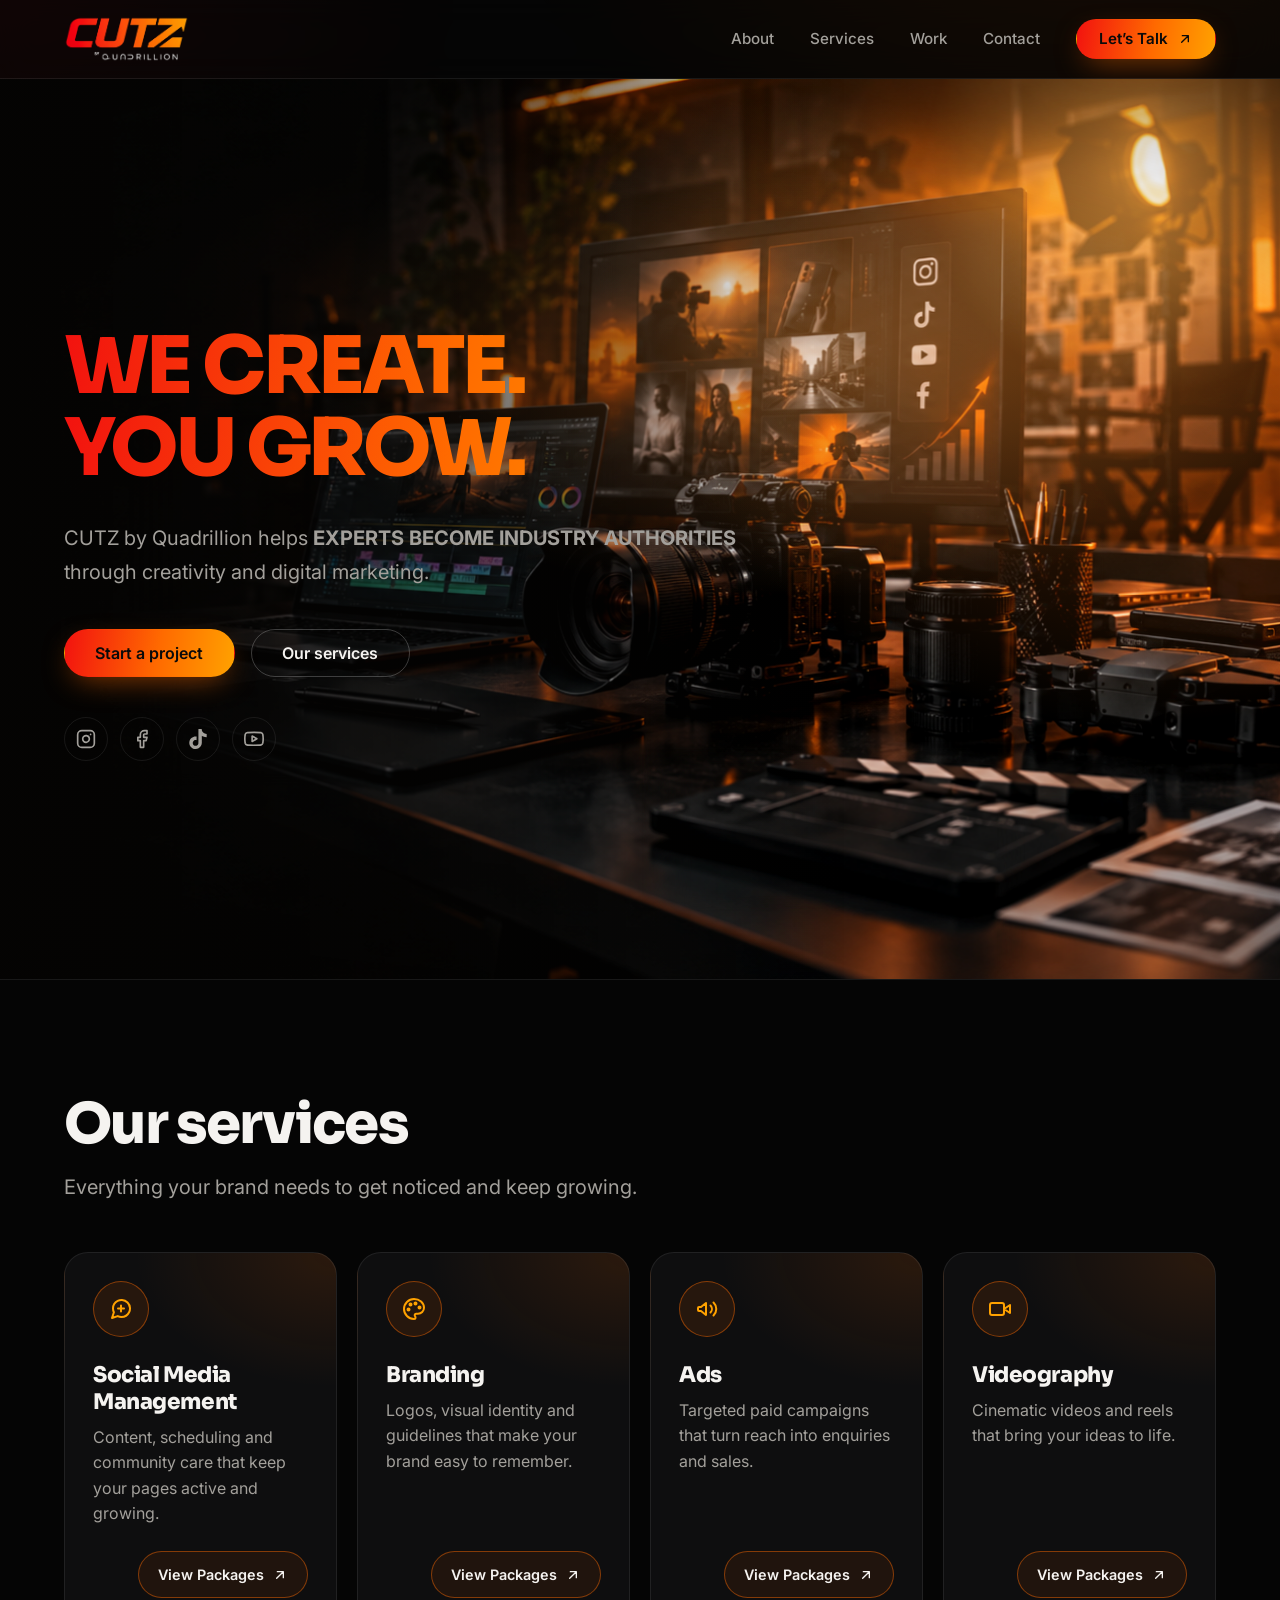
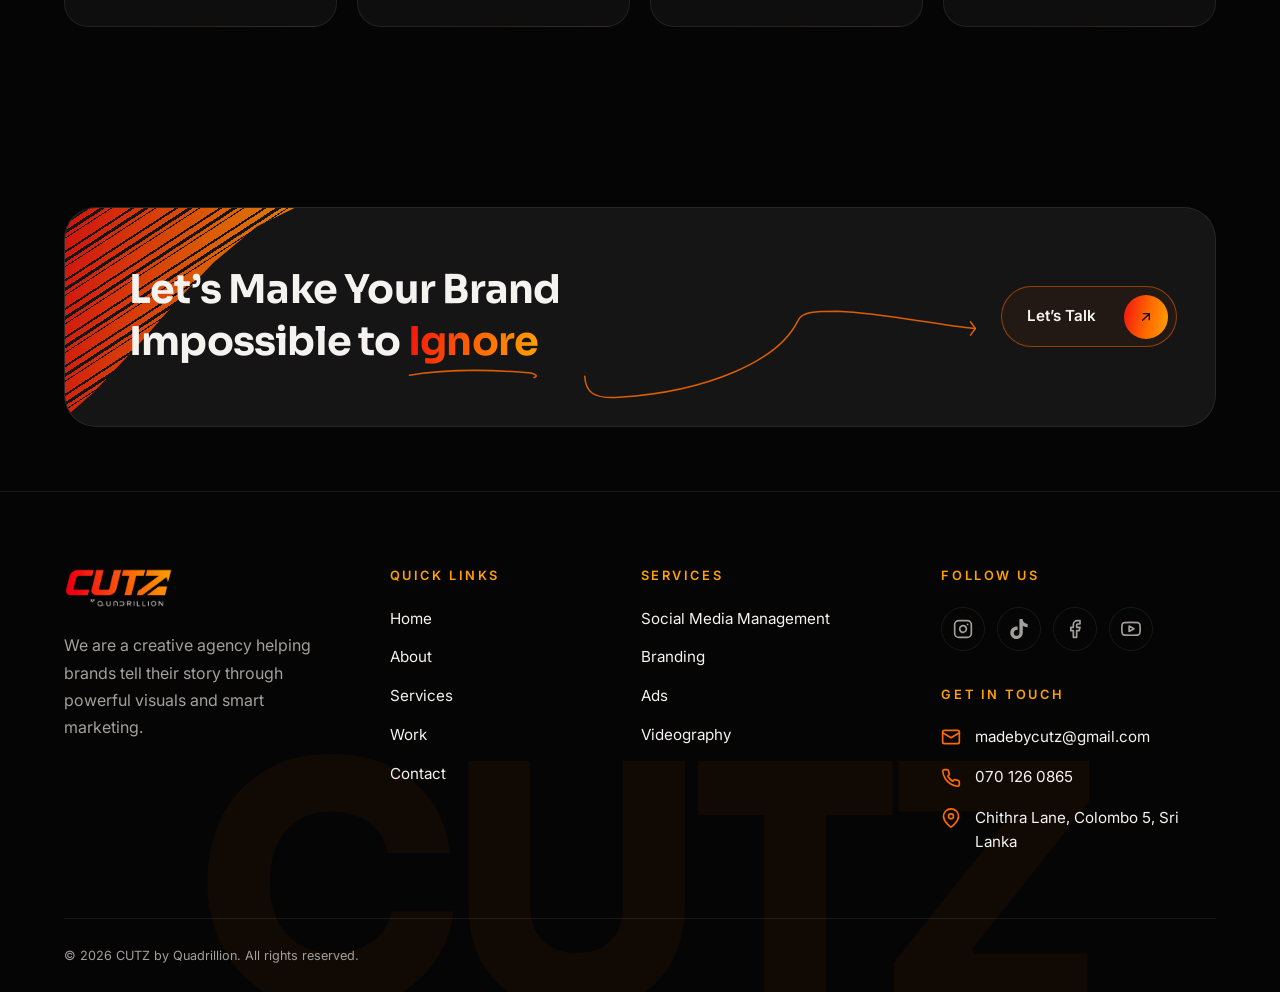
<file: index.html>
<!DOCTYPE html>
<html lang="en">
<head>
  <meta charset="UTF-8">
  <meta name="viewport" content="width=device-width, initial-scale=1">
  <title>CUTZ by Quadrillion</title>
  <meta name="description" content="CUTZ is a creative digital agency helping brands grow through creativity and digital marketing.">
  <meta name="theme-color" content="#050505">
  <meta property="og:title" content="CUTZ by Quadrillion | Creative Digital Agency">
  <meta property="og:description" content="We create. You grow. Social media management, branding, ads and videography.">
  <meta property="og:image" content="hero-image.png">
  <link rel="icon" href="icon.png">
  <!-- Marks the page as JavaScript-enabled (popups switch to JS control) -->
  <script>document.documentElement.className = 'js';</script>
  <link rel="stylesheet" href="style.css">
</head>
<body>

  <!-- ICON SPRITE (defined once, reused below) -->
  <svg width="0" height="0" style="position:absolute" aria-hidden="true" focusable="false">
    <!-- Socials -->
    <symbol id="i-instagram" viewBox="0 0 24 24">
      <rect x="2" y="2" width="20" height="20" rx="5" ry="5"/>
      <path d="M16 11.37A4 4 0 1 1 12.63 8 4 4 0 0 1 16 11.37z"/>
      <line x1="17.5" y1="6.5" x2="17.51" y2="6.5"/>
    </symbol>
    <symbol id="i-facebook" viewBox="0 0 24 24">
      <path d="M18 2h-3a5 5 0 0 0-5 5v3H7v4h3v8h4v-8h3l1-4h-4V7a1 1 0 0 1 1-1h3z"/>
    </symbol>
    <symbol id="i-youtube" viewBox="0 0 24 24">
      <path d="M22.54 6.42a2.78 2.78 0 0 0-1.94-2C18.88 4 12 4 12 4s-6.88 0-8.6.46a2.78 2.78 0 0 0-1.94 2A29 29 0 0 0 1 11.75a29 29 0 0 0 .46 5.33A2.78 2.78 0 0 0 3.4 19c1.72.46 8.6.46 8.6.46s6.88 0 8.6-.46a2.78 2.78 0 0 0 1.94-2 29 29 0 0 0 .46-5.25 29 29 0 0 0-.46-5.33z"/>
      <polygon points="9.75 15.02 15.5 11.75 9.75 8.48 9.75 15.02"/>
    </symbol>
    <symbol id="i-tiktok" viewBox="0 0 24 24">
      <path fill="currentColor" stroke="none" d="M12.525.02c1.31-.02 2.61-.01 3.91-.02.08 1.53.63 3.09 1.75 4.17 1.12 1.11 2.7 1.62 4.24 1.79v4.03c-1.44-.05-2.89-.35-4.2-.97-.57-.26-1.1-.59-1.62-.93-.01 2.92.01 5.84-.02 8.75-.08 1.4-.54 2.79-1.35 3.94-1.31 1.92-3.58 3.17-5.91 3.21-1.43.08-2.86-.31-4.08-1.03-2.02-1.19-3.44-3.37-3.65-5.71-.02-.5-.03-1-.01-1.49.18-1.9 1.12-3.72 2.58-4.96 1.66-1.44 3.98-2.13 6.15-1.72.02 1.48-.04 2.96-.04 4.44-.99-.32-2.15-.23-3.02.37-.63.41-1.11 1.04-1.36 1.75-.21.51-.15 1.07-.14 1.61.24 1.64 1.82 3.02 3.5 2.87 1.12-.01 2.19-.66 2.77-1.61.19-.33.4-.67.41-1.06.1-1.79.06-3.57.07-5.36.01-4.03-.01-8.05.02-12.07z"/>
    </symbol>

    <!-- Services -->
    <symbol id="i-social" viewBox="0 0 24 24">
      <path d="M21 11.5a8.4 8.4 0 0 1-.9 3.8 8.5 8.5 0 0 1-7.6 4.7 8.4 8.4 0 0 1-3.8-.9L3 21l1.9-5.7a8.4 8.4 0 0 1-.9-3.8 8.5 8.5 0 0 1 4.7-7.6 8.4 8.4 0 0 1 3.8-.9h.5a8.5 8.5 0 0 1 8 8z"/>
      <path d="M12 8.5v6M9 11.5h6"/>
    </symbol>
    <symbol id="i-branding" viewBox="0 0 24 24">
      <circle cx="13.5" cy="6.5" r="1"/>
      <circle cx="17.5" cy="10.5" r="1"/>
      <circle cx="8.5" cy="7.5" r="1"/>
      <circle cx="6.5" cy="12.5" r="1"/>
      <path d="M12 2C6.5 2 2 6.5 2 12s4.5 10 10 10c.9 0 1.5-.7 1.5-1.5 0-.4-.2-.8-.4-1.1-.3-.3-.4-.7-.4-1.1 0-.8.7-1.5 1.5-1.5H16c3.3 0 6-2.7 6-6 0-4.9-4.5-8.8-10-8.8z"/>
    </symbol>
    <symbol id="i-ads" viewBox="0 0 24 24">
      <path d="M3 11v2a1 1 0 0 0 1 1h2l5 4V6L6 10H4a1 1 0 0 0-1 1z"/>
      <path d="M15.5 8.5a5 5 0 0 1 0 7"/>
      <path d="M18.5 5.5a9 9 0 0 1 0 13"/>
    </symbol>
    <symbol id="i-video" viewBox="0 0 24 24">
      <rect x="2" y="6" width="14" height="12" rx="2"/>
      <path d="M22 8l-6 4 6 4z"/>
    </symbol>

    <!-- UI -->
    <symbol id="i-arrow" viewBox="0 0 24 24">
      <path d="M7 17L17 7M8 7h9v9"/>
    </symbol>
    <symbol id="i-send" viewBox="0 0 24 24">
      <path d="M22 2L11 13"/>
      <path d="M22 2l-7 20-4-9-9-4z"/>
    </symbol>
    <symbol id="i-close" viewBox="0 0 24 24">
      <path d="M18 6L6 18M6 6l12 12"/>
    </symbol>
    <symbol id="i-users" viewBox="0 0 24 24">
      <path d="M17 21v-2a4 4 0 0 0-4-4H5a4 4 0 0 0-4 4v2"/>
      <circle cx="9" cy="7" r="4"/>
      <path d="M23 21v-2a4 4 0 0 0-3-3.87"/>
      <path d="M16 3.13a4 4 0 0 1 0 7.75"/>
    </symbol>
    <symbol id="i-mail" viewBox="0 0 24 24">
      <rect x="2" y="4" width="20" height="16" rx="2"/>
      <path d="M22 7l-10 6L2 7"/>
    </symbol>
    <symbol id="i-phone" viewBox="0 0 24 24">
      <path d="M22 16.92v3a2 2 0 0 1-2.18 2 19.8 19.8 0 0 1-8.63-3.07 19.5 19.5 0 0 1-6-6A19.8 19.8 0 0 1 2.12 4.18 2 2 0 0 1 4.11 2h3a2 2 0 0 1 2 1.72c.13.96.36 1.9.7 2.81a2 2 0 0 1-.45 2.11L8.09 9.91a16 16 0 0 0 6 6l1.27-1.27a2 2 0 0 1 2.11-.45c.91.34 1.85.57 2.81.7A2 2 0 0 1 22 16.92z"/>
    </symbol>
    <symbol id="i-pin" viewBox="0 0 24 24">
      <path d="M21 10c0 7-9 13-9 13S3 17 3 10a9 9 0 0 1 18 0z"/>
      <circle cx="12" cy="10" r="3"/>
    </symbol>
  </svg>

  <!-- HEADER -->
  <header id="site-header">
    <a class="logo" href="#top" aria-label="CUTZ by Quadrillion home">
      <img src="logo.png" alt="CUTZ by Quadrillion">
    </a>

    <!-- Mobile menu button (hidden on desktop) -->
    <button class="menu-toggle" type="button" aria-label="Open menu" aria-expanded="false" aria-controls="main-nav">
      <span class="menu-bar"></span>
      <span class="menu-bar"></span>
      <span class="menu-bar"></span>
    </button>

    <nav id="main-nav" aria-label="Main">
      <ul>
        <li class="mobile-only"><a href="#top" class="active">Home</a></li>
        <li><a href="#about">About</a></li>
        <li><a href="#services">Services</a></li>
        <li><a href="#work">Work</a></li>
        <li><a href="#contact">Contact</a></li>
        <li class="nav-cta">
          <a class="btn" href="#talk">Let&rsquo;s Talk <svg class="icon icon-sm"><use href="#i-arrow"/></svg></a>
        </li>
      </ul>
    </nav>
  </header>

  <!-- HERO (animated background + your text on top) -->
  <main class="hero" id="top">

    <!-- Animated background: pieces fly in and assemble the hero picture.
         Needs hero-image.png (1774 x 887) in the same folder. -->
    <div class="hero-bg" aria-hidden="true">
      <div class="stage">
        <div class="world">
          <div class="base" id="base"></div>
          <div id="pieces"></div>
          <div class="glow screen" id="g1"></div>
          <div class="glow spot" id="g2"></div>
          <div class="flash" id="flash"></div>
          <canvas id="dust"></canvas>
        </div>
        <div class="vig"></div>
      </div>
    </div>
    <div class="hero-shade" aria-hidden="true"></div>

    <div class="hero-content">
      <h1>WE CREATE.</h1>
      <h1>YOU GROW.</h1>
      <p>CUTZ by Quadrillion helps <b>EXPERTS BECOME INDUSTRY AUTHORITIES</b> through creativity and digital marketing.</p>
      <div class="hero-actions">
        <a class="btn" href="#talk">Start a project</a>
        <a class="btn btn-outline" href="#services">Our services</a>
      </div>

      <!-- Social links (replace the @yourpage URLs with your real pages) -->
      <div class="socials hero-socials" aria-label="Follow CUTZ on social media">
        <a href="https://www.instagram.com/cu_tz_?rpxt=djVzOHpjbmJheG14" target="_blank" rel="noopener" aria-label="Instagram"><svg class="icon"><use href="#i-instagram"/></svg></a>
        <a href="https://www.facebook.com/share/1JopWFuj9c/" target="_blank" rel="noopener" aria-label="Facebook"><svg class="icon"><use href="#i-facebook"/></svg></a>
        <a href="" target="_blank" rel="noopener" aria-label="TikTok"><svg class="icon"><use href="#i-tiktok"/></svg></a>
        <a href="" target="_blank" rel="noopener" aria-label="YouTube"><svg class="icon"><use href="#i-youtube"/></svg></a>
      </div>
    </div>
  </main>

  <!-- SERVICES (on-page section with cards) -->
  <section id="services" class="section services">
    <div class="section-inner">
      <h2>Our services</h2>
      <p class="section-intro">Everything your brand needs to get noticed and keep growing.</p>

      <div class="service-grid">

        <article class="service-card">
          <div class="service-icon"><svg class="icon"><use href="#i-social"/></svg></div>
          <h3>Social Media Management</h3>
          <p>Content, scheduling and community care that keep your pages active and growing.</p>
          <a class="card-link" href="#svc-social" data-svc="social" data-service="Social Media Management">View Packages <svg class="icon icon-sm"><use href="#i-arrow"/></svg></a>
        </article>

        <article class="service-card">
          <div class="service-icon"><svg class="icon"><use href="#i-branding"/></svg></div>
          <h3>Branding</h3>
          <p>Logos, visual identity and guidelines that make your brand easy to remember.</p>
          <a class="card-link" href="#svc-branding" data-svc="branding" data-service="Branding">View Packages <svg class="icon icon-sm"><use href="#i-arrow"/></svg></a>
        </article>

        <article class="service-card">
          <div class="service-icon"><svg class="icon"><use href="#i-ads"/></svg></div>
          <h3>Ads</h3>
          <p>Targeted paid campaigns that turn reach into enquiries and sales.</p>
          <a class="card-link" href="#svc-ads" data-svc="ads" data-service="Ads">View Packages <svg class="icon icon-sm"><use href="#i-arrow"/></svg></a>
        </article>

        <article class="service-card">
          <div class="service-icon"><svg class="icon"><use href="#i-video"/></svg></div>
          <h3>Videography</h3>
          <p>Cinematic videos and reels that bring your ideas to life.</p>
          <a class="card-link" href="#svc-video" data-svc="video" data-service="Videography">View Packages <svg class="icon icon-sm"><use href="#i-arrow"/></svg></a>
        </article>

      </div>
    </div>
  </section>

  <!-- LET'S TALK BAR (sits right before the footer) -->
  <section class="talk-section" aria-labelledby="talk-title">
    <div class="talk-bar">
      <span class="talk-brush" aria-hidden="true"></span>

      <h2 class="talk-title" id="talk-title">
        Let&rsquo;s Make Your Brand<br>
        Impossible to 
        <span class="talk-accent">
          <span class="talk-accent-text">Ignore</span>
          <svg class="talk-underline" viewBox="0 0 180 12" preserveAspectRatio="none" aria-hidden="true">
            <path d="M2 8 C 50 3, 115 3, 170 6 C 177 7, 180 9, 174 10"/>
          </svg>
        </span>
      </h2>

      <!-- Hand-drawn curve pointing to the button (desktop only) -->
      <svg class="talk-curve" viewBox="0 0 1050 228" preserveAspectRatio="none" aria-hidden="true">
        <path d="M2 176 C 4 192, 24 200, 94 198 C 330 192, 520 160, 572 118 C 582 108, 620 108, 680 108 C 800 110, 940 122, 1046 126"/>
        <path d="M1034 119 L1047 126 L1034 133"/>
      </svg>

      <a class="talk-btn" href="#talk">
        <span>Let&rsquo;s Talk</span>
        <span class="talk-btn-icon"><svg class="icon icon-sm"><use href="#i-arrow"/></svg></span>
      </a>
    </div>
  </section>

  <!-- LET'S TALK FORM (sends the message to WhatsApp) -->
  <div id="talk" class="popup" role="dialog" aria-modal="true" aria-labelledby="talk-modal-title">
    <div class="popup-bg" data-close></div>
    <div class="popup-box talk-box">
      <button class="modal-close" type="button" aria-label="Close" data-close>
        <svg class="icon"><use href="#i-close"/></svg>
      </button>

      <h2 id="talk-modal-title">Let&rsquo;s Talk</h2>
      <p class="talk-sub">Tell us a bit about your project and we&rsquo;ll be in touch.</p>

      <!-- Change the WhatsApp number here (country code first, no + or spaces) -->
      <form id="talk-form" class="talk-form" data-whatsapp="94701260865">
        <label class="sr-only" for="f-name">Your name</label>
        <input id="f-name" name="name" type="text" placeholder="Your name" autocomplete="name" required>

        <label class="sr-only" for="f-Gmail">Your Gmail</label>
        <input id="f-Gmail" name="Gmail" type="Gmail" placeholder="Your Gmail" autocomplete="Gmail" required>

        <label class="sr-only" for="f-phone">Phone (optional)</label>
        <input id="f-phone" name="phone" type="tel" placeholder="Phone (optional)" autocomplete="tel">

        <label class="sr-only" for="f-message">What are you looking to create?</label>
        <textarea id="f-message" name="message" rows="4" placeholder="What are you looking to create?" required></textarea>

        <button class="btn send-btn" type="submit">Send Message <svg class="icon icon-sm"><use href="#i-send"/></svg></button>
        <small class="talk-note">This opens WhatsApp with your message ready to send.</small>
      </form>
    </div>
  </div>

  <!-- ABOUT POPUP -->
  <div id="about" class="popup" role="dialog" aria-modal="true" aria-labelledby="about-title">
    <a class="popup-bg" href="#top" aria-label="Close" data-close></a>
    <div class="popup-box">
      <h2 id="about-title">About CUTZ</h2>
      <p>CUTZ by Quadrillion is a creative digital marketing agency that helps experts become industry authorities. We combine creativity, branding, and digital marketing to build strong brands, earn trust, and support business growth.</p>
      <p>We help businesses stand out, connect with their audiences, and achieve lasting results through creative ideas and smart strategies.</p>

      <!-- Opens the team popup -->
      <a class="btn btn-outline team-btn" href="#team">
        <svg class="icon icon-sm"><use href="#i-users"/></svg> Meet our team
      </a>

      <a class="popup-close" href="#top" data-close>Close</a>
    </div>
  </div>

  <!-- TEAM POPUP (opened from the About popup) -->
  <div id="team" class="popup" role="dialog" aria-modal="true" aria-labelledby="team-title">
    <a class="popup-bg" href="#top" aria-label="Close" data-close></a>
    <div class="popup-box team-box">
      <button class="modal-close" type="button" aria-label="Close" data-close>
        <svg class="icon"><use href="#i-close"/></svg>
      </button>

      <h2 id="team-title">Meet our team</h2>
      <p class="team-intro">The people behind every CUTZ campaign.</p>

      <div class="team-grid">

        <article class="team-card">
          <img class="team-photo photo-chiyan" src="chiyan.jpeg" alt="Chiyan Ashwin, Director and Founder" loading="lazy">
          <div class="team-info">
            <h3>CHIYAN ASHWIN</h3>
            <p class="team-role">Director / Founder</p>
          </div>
        </article>

        <article class="team-card">
          <img class="team-photo photo-yohan" src="yohan.jpeg" alt="Yohan Gayle, Co-Director and Videographer" loading="lazy">
          <div class="team-info">
            <h3>YOHAN GAYLE</h3>
            <p class="team-role">Co-Director / Videographer</p>
          </div>
        </article>

        <article class="team-card">
          <img class="team-photo photo-brian" src="brian.jpeg" alt="Brian Steave, Creative Director and Social Media Specialist" loading="lazy">
          <div class="team-info">
            <h3>BRIAN STEAVE</h3>
            <p class="team-role">Creative Director / Social Media Specialist</p>
          </div>
        </article>

      </div>

      <div class="team-actions">
        <a class="popup-close" href="#about">Back to About</a>
        <a class="popup-close" href="#top" data-close>Close</a>
      </div>
    </div>
  </div>

  <!-- WORK POPUP -->
  <div id="work" class="popup" role="dialog" aria-modal="true" aria-labelledby="work-title">
    <a class="popup-bg" href="#top" aria-label="Close" data-close></a>
    <div class="popup-box">
      <h2 id="work-title">Our work</h2>
      <div class="popup-item">
        <h3>Dr.Chathura Karunatileke</h3>
        <p>Short line about what you did and the result.</p>

        <!-- Dr. Chathura's social pages (replace each link with his real page URL) -->
        <div class="socials work-socials" aria-label="Dr. Chathura Karunatileke on social media">
          <a href="https://www.instagram.com/" target="_blank" rel="noopener" aria-label="Instagram"><svg class="icon"><use href="#i-instagram"/></svg></a>
          <a href="https://www.facebook.com/" target="_blank" rel="noopener" aria-label="Facebook"><svg class="icon"><use href="#i-facebook"/></svg></a>
          <a href="https://www.tiktok.com/" target="_blank" rel="noopener" aria-label="TikTok"><svg class="icon"><use href="#i-tiktok"/></svg></a>
          <a href="https://www.youtube.com/" target="_blank" rel="noopener" aria-label="YouTube"><svg class="icon"><use href="#i-youtube"/></svg></a>
        </div>
      </div>
      <div class="popup-item">
        <h3>Project name two</h3>
        <p>Short line about what you did and the result.</p>
      </div>
      <div class="popup-item">
        <h3>Project name three</h3>
        <p>Short line about what you did and the result.</p>
      </div>
      <a class="popup-close" href="#top" data-close>Close</a>
    </div>
  </div>

  <!-- CONTACT POPUP -->
  <div id="contact" class="popup" role="dialog" aria-modal="true" aria-labelledby="contact-title">
    <a class="popup-bg" href="#top" aria-label="Close" data-close></a>
    <div class="popup-box">
      <h2 id="contact-title">Contact us</h2>
      <a href="mailto:madebycutz@gmail.com">madebycutz@gmail.com</a>
      <a href="tel:+94701260865">070 126 0865</a>
      <a href="https://wa.me/94701260865" target="_blank" rel="noopener">WhatsApp us</a>
      <p>Chithra Lane, Colombo 5, Sri Lanka</p>
      <a href="https://maps.app.goo.gl/W3DXGVLLJoRCRCmPA">Find us</a>

      <div class="socials" aria-label="Follow CUTZ on social media">
        <a href="https://www.instagram.com/cu_tz_?rpxt=djVzOHpjbmJheG14" target="_blank" rel="noopener" aria-label="Instagram"><svg class="icon"><use href="#i-instagram"/></svg></a>
        <a href="https://www.facebook.com/share/1JopWFuj9c/" target="_blank" rel="noopener" aria-label="Facebook"><svg class="icon"><use href="#i-facebook"/></svg></a>
        <a href="" target="_blank" rel="noopener" aria-label="TikTok"><svg class="icon"><use href="#i-tiktok"/></svg></a>
        <a href="" target="_blank" rel="noopener" aria-label="YouTube"><svg class="icon"><use href="#i-youtube"/></svg></a>
      </div>

      <a class="popup-close" href="#top" data-close>Close</a>
    </div>
  </div>

  <!-- FOOTER -->
  <footer class="site-footer">
    <div class="footer-watermark" aria-hidden="true">CUTZ</div>

    <div class="footer-grid">

      <div class="footer-brand">
        <img class="footer-logo" src="logo.png" alt="CUTZ by Quadrillion">
        <p>We are a creative agency helping brands tell their story through powerful visuals and smart marketing.</p>
      </div>

      <div>
        <h3 class="footer-title">Quick links</h3>
        <ul class="footer-links">
          <li><a href="#top">Home</a></li>
          <li><a href="#about">About</a></li>
          <li><a href="#services">Services</a></li>
          <li><a href="#work">Work</a></li>
          <li><a href="#contact">Contact</a></li>
        </ul>
      </div>

      <div>
        <h3 class="footer-title">Services</h3>
        <ul class="footer-links">
          <li><a href="#svc-social" data-svc="social">Social Media Management</a></li>
          <li><a href="#svc-branding" data-svc="branding">Branding</a></li>
          <li><a href="#svc-ads" data-svc="ads">Ads</a></li>
          <li><a href="#svc-video" data-svc="video">Videography</a></li>
        </ul>
      </div>

      <div>
        <h3 class="footer-title">Follow us</h3>
        <div class="socials" aria-label="Follow CUTZ on social media">
          <a href="https://www.instagram.com/cu_tz_?rpxt=djVzOHpjbmJheG14" target="_blank" rel="noopener" aria-label="Instagram"><svg class="icon"><use href="#i-instagram"/></svg></a>
          <a href="" target="_blank" rel="noopener" aria-label="TikTok"><svg class="icon"><use href="#i-tiktok"/></svg></a>
          <a href="https://www.facebook.com/share/1JopWFuj9c/" target="_blank" rel="noopener" aria-label="Facebook"><svg class="icon"><use href="#i-facebook"/></svg></a>
          <a href="" target="_blank" rel="noopener" aria-label="YouTube"><svg class="icon"><use href="#i-youtube"/></svg></a>
        </div>

        <h3 class="footer-title footer-title-gap">Get in touch</h3>
        <ul class="footer-contact">
          <li><svg class="icon"><use href="#i-mail"/></svg><a href="mailto:madebycutz@gmail.com">madebycutz@gmail.com</a></li>
          <li><svg class="icon"><use href="#i-phone"/></svg><a href="tel:+94701260865">070 126 0865</a></li>
          <li><svg class="icon"><use href="#i-pin"/></svg><a href="https://maps.app.goo.gl/W3DXGVLLJoRCRCmPA" target="_blank" rel="noopener">Chithra Lane, Colombo 5, Sri Lanka</a></li>
        </ul>
      </div>

    </div>

    <div class="footer-bottom">
      <small>&copy; 2026 CUTZ by Quadrillion. All rights reserved.</small>
    </div>
  </footer>

  <!-- ==========================================================
       SERVICE PAGES
       "View Packages" on each service card opens one of these
       full-screen pages. Styles are at the bottom of style.css,
       the script is at the bottom of this file.
       ========================================================== -->
  <div class="svc-layer">

    <!-- Icons used only by the service pages -->
    <svg width="0" height="0" style="position:absolute" aria-hidden="true" focusable="false">
      <symbol id="s-back" viewBox="0 0 24 24"><path d="M19 12H5M11 6l-6 6 6 6"/></symbol>
      <symbol id="s-arrow" viewBox="0 0 24 24"><path d="M7 17 17 7M8 7h9v9"/></symbol>
      <symbol id="s-close" viewBox="0 0 24 24"><path d="M18 6 6 18M6 6l12 12"/></symbol>
      <symbol id="s-heart" viewBox="0 0 24 24"><path d="M12 20.5s-7.5-4.6-9-9.4C2 7.6 4.2 5 7.2 5c1.9 0 3.3 1 4.8 2.8C13.5 6 14.9 5 16.8 5c3 0 5.2 2.6 4.2 6.1-1.500 4.800-9 9.400-9 9.400Z"/></symbol>
      <symbol id="s-mobile" viewBox="0 0 24 24"><rect x="7" y="2.5" width="10" height="19" rx="2.5"/><path d="M11 18.5h2"/></symbol>
      <symbol id="s-event" viewBox="0 0 24 24"><rect x="3.5" y="5" width="17" height="15.5" rx="2.5"/><path d="M3.5 10h17M8 3v4M16 3v4"/></symbol>
      <symbol id="s-film" viewBox="0 0 24 24"><rect x="3" y="4" width="18" height="16" rx="2"/><path d="M7 4v16M17 4v16M3 9h4M3 15h4M17 9h4M17 15h4"/></symbol>
      <symbol id="s-bag" viewBox="0 0 24 24"><path d="M5 8h14l-1 12H6L5 8Z"/><path d="M9 8a3 3 0 0 1 6 0"/></symbol>
      <symbol id="s-pen" viewBox="0 0 24 24"><path d="M12 19l7-7 3 3-7 7-3-3z"/><path d="M18 13l-1.5-7.5L2 2l3.5 14.5L13 18l5-5z"/><path d="M2 2l7.6 7.6"/><circle cx="11" cy="11" r="1.8"/></symbol>
      <symbol id="s-layers" viewBox="0 0 24 24"><path d="m12 3 9 5-9 5-9-5 9-5Z"/><path d="m3 13 9 5 9-5"/></symbol>
      <symbol id="s-book" viewBox="0 0 24 24"><path d="M5 4.5A2.5 2.5 0 0 1 7.5 2H19v17H7.5A2.5 2.5 0 0 0 5 21.5v-17Z"/><path d="M5 21.5A2.5 2.5 0 0 1 7.5 19"/></symbol>
      <symbol id="s-box" viewBox="0 0 24 24"><path d="M3.5 7.5 12 3l8.5 4.5v9L12 21l-8.5-4.5v-9Z"/><path d="m3.5 7.5 8.5 4.5 8.5-4.5M12 12v9"/></symbol>
      <symbol id="s-target" viewBox="0 0 24 24"><circle cx="12" cy="12" r="9"/><circle cx="12" cy="12" r="5"/><circle cx="12" cy="12" r="1.2"/></symbol>
      <symbol id="s-image" viewBox="0 0 24 24"><rect x="3" y="4" width="18" height="16" rx="2.5"/><circle cx="9" cy="10" r="1.6"/><path d="m21 16-5-5-8 8"/></symbol>
      <symbol id="s-users" viewBox="0 0 24 24"><circle cx="9" cy="8" r="3.2"/><path d="M3 20a6 6 0 0 1 12 0"/><path d="M16 5.2a3.2 3.2 0 0 1 0 5.6M18 14.5a6 6 0 0 1 3 5.5"/></symbol>
      <symbol id="s-chart" viewBox="0 0 24 24"><path d="M4 20V10M10 20V4M16 20v-7M22 20H2"/></symbol>
    </svg>


    <!-- ================= SOCIAL MEDIA MANAGEMENT ================= -->
    <div class="svc-page" id="svc-social" role="dialog" aria-modal="true" aria-labelledby="svc-social-t">
      <div class="svc-bar">
        <button type="button" class="svc-back" data-svc-close><svg class="svc-ico"><use href="#s-back"/></svg> Back to site</button>
        <img src="logo.png" alt="CUTZ by Quadrillion">
      </div>
      <div class="svc-wrap">
        <h2 class="svc-title" id="svc-social-t">Social Media Management</h2>
        <p class="svc-sub">Content, scheduling and community care that keep your pages active and growing.</p>

        <div class="svc-types">
          <article class="svc-box">
            <span class="svc-box-ic"><svg class="svc-ico"><use href="#s-image"/></svg></span>
            <h3>Content creation</h3>
            <p>Posts, stories and reels designed around your brand and your audience.</p>
          </article>
          <article class="svc-box">
            <span class="svc-box-ic"><svg class="svc-ico"><use href="#s-event"/></svg></span>
            <h3>Scheduling &amp; posting</h3>
            <p>A monthly content calendar, so your pages stay active without you lifting a finger.</p>
          </article>
          <article class="svc-box">
            <span class="svc-box-ic"><svg class="svc-ico"><use href="#s-users"/></svg></span>
            <h3>Community care</h3>
            <p>We reply to comments and messages, and keep your followers happy.</p>
          </article>
          <article class="svc-box">
            <span class="svc-box-ic"><svg class="svc-ico"><use href="#s-chart"/></svg></span>
            <h3>Growth &amp; reporting</h3>
            <p>Clear updates on what is working, and what we will do next.</p>
          </article>
        </div>

        <div class="svc-sec">
          <h2>Our content</h2>
          <p class="svc-sub">Tap the sides to move through our stories. Press and hold to pause.</p>
          <div class="st-row">
            <button type="button" class="svc-arrow st-arrow" id="st-prev" aria-label="Previous story">&#8249;</button>
            <div class="st" id="st">
              <div id="st-layers"></div>
              <div class="st-shade"></div>
              <div class="st-bars" id="st-bars"></div>
              <div class="st-head"><span class="st-av" id="st-av"></span><b id="st-name"></b><small id="st-time"></small></div>
              <div class="st-cap" id="st-cap"><span class="st-tag" id="st-tag"></span><span class="st-ttl" id="st-ttl"></span></div>
              <div class="st-reply" aria-hidden="true"><span>Send message</span><svg class="svc-ico"><use href="#s-heart"/></svg></div>
              <button type="button" class="st-zone l" id="st-l" aria-label="Previous story"></button>
              <button type="button" class="st-zone r" id="st-r" aria-label="Next story"></button>
            </div>
            <button type="button" class="svc-arrow st-arrow" id="st-next" aria-label="Next story">&#8250;</button>
          </div>
          <div class="st-thumbs" id="st-thumbs"></div>
        </div>

        <div class="svc-price">
          <span>Custom Solutions. Flexible Pricing</span>
          <button type="button" class="svc-quote" data-quote="social">Get a Quote <svg class="svc-ico"><use href="#s-arrow"/></svg></button>
        </div>
      </div>
    </div>


    <!-- ================= BRANDING ================= -->
    <div class="svc-page" id="svc-branding" role="dialog" aria-modal="true" aria-labelledby="svc-branding-t">
      <div class="svc-bar">
        <button type="button" class="svc-back" data-svc-close><svg class="svc-ico"><use href="#s-back"/></svg> Back to site</button>
        <img src="logo.png" alt="CUTZ by Quadrillion">
      </div>
      <div class="svc-wrap">
        <h2 class="svc-title" id="svc-branding-t">Branding</h2>
        <p class="svc-sub">Logos, visual identity and guidelines that make your brand easy to remember.</p>

        <div class="svc-types">
          <article class="svc-box">
            <span class="svc-box-ic"><svg class="svc-ico"><use href="#s-pen"/></svg></span>
            <h3>Logo design</h3>
            <p>A simple, memorable mark that works on every screen and every print.</p>
          </article>
          <article class="svc-box">
            <span class="svc-box-ic"><svg class="svc-ico"><use href="#s-layers"/></svg></span>
            <h3>Visual identity</h3>
            <p>Colours, fonts and style that make every post look like you.</p>
          </article>
          <article class="svc-box">
            <span class="svc-box-ic"><svg class="svc-ico"><use href="#s-book"/></svg></span>
            <h3>Brand guidelines</h3>
            <p>A clear rulebook so your team and your printers always stay on brand.</p>
          </article>
          <article class="svc-box">
            <span class="svc-box-ic"><svg class="svc-ico"><use href="#s-box"/></svg></span>
            <h3>Stationery &amp; packaging</h3>
            <p>Cards, menus, labels and boxes designed to match your logo.</p>
          </article>
        </div>

        <div class="svc-sec">
          <h2>Brands we've built</h2>
          <p class="svc-sub">A look at logos we've created. Tap the big one to see it larger.</p>
          <div class="lr" id="lr">
            <div class="lr-main" id="lr-main" role="button" tabindex="0" aria-label="View logo larger"></div>
            <ol class="lr-list" id="lr-list"></ol>
          </div>
        </div>

        <div class="svc-price">
          <span>Custom Solutions. Flexible Pricing</span>
          <button type="button" class="svc-quote" data-quote="branding">Get a Quote <svg class="svc-ico"><use href="#s-arrow"/></svg></button>
        </div>
      </div>
    </div>


    <!-- ================= ADS ================= -->
    <div class="svc-page" id="svc-ads" role="dialog" aria-modal="true" aria-labelledby="svc-ads-t">
      <div class="svc-bar">
        <button type="button" class="svc-back" data-svc-close><svg class="svc-ico"><use href="#s-back"/></svg> Back to site</button>
        <img src="logo.png" alt="CUTZ by Quadrillion">
      </div>
      <div class="svc-wrap">
        <h2 class="svc-title" id="svc-ads-t">Ads</h2>
        <p class="svc-sub">Targeted paid campaigns that turn reach into enquiries and sales.</p>

        <div class="svc-types">
          <article class="svc-box">
            <span class="svc-box-ic"><svg class="svc-ico"><use href="#s-target"/></svg></span>
            <h3>Campaign setup</h3>
            <p>Pixel, audiences and campaigns set up the right way from day one.</p>
          </article>
          <article class="svc-box">
            <span class="svc-box-ic"><svg class="svc-ico"><use href="#s-image"/></svg></span>
            <h3>Ad creatives</h3>
            <p>Eye-catching images and videos made to stop the scroll.</p>
          </article>
          <article class="svc-box">
            <span class="svc-box-ic"><svg class="svc-ico"><use href="#s-users"/></svg></span>
            <h3>Audience targeting</h3>
            <p>Reach the right people by location, age and interests.</p>
          </article>
          <article class="svc-box">
            <span class="svc-box-ic"><svg class="svc-ico"><use href="#s-chart"/></svg></span>
            <h3>Reporting &amp; optimising</h3>
            <p>Clear updates on results, and ongoing fixes to get better ones.</p>
          </article>
        </div>

        <div class="svc-sec">
          <h2>Our ad work</h2>
          <p class="svc-sub">A look at recent ads. Tap an ad to see it larger.</p>
          <div class="ad-wrap" id="ad-wrap"></div>
          <div class="ad-cap" id="ad-cap" aria-live="polite"><b></b><span></span></div>
          <div class="svc-nav">
            <button type="button" class="svc-arrow" id="ad-prev" aria-label="Previous ad">&#8249;</button>
            <div class="svc-dots" id="ad-dots"></div>
            <button type="button" class="svc-arrow" id="ad-next" aria-label="Next ad">&#8250;</button>
          </div>
        </div>

        <div class="svc-price">
          <span>Custom Solutions. Flexible Pricing</span>
          <button type="button" class="svc-quote" data-quote="ads">Get a Quote <svg class="svc-ico"><use href="#s-arrow"/></svg></button>
        </div>
      </div>
    </div>


    <!-- ================= VIDEOGRAPHY ================= -->
    <div class="svc-page" id="svc-video" role="dialog" aria-modal="true" aria-labelledby="svc-video-t">
      <div class="svc-bar">
        <button type="button" class="svc-back" data-svc-close><svg class="svc-ico"><use href="#s-back"/></svg> Back to site</button>
        <img src="logo.png" alt="CUTZ by Quadrillion">
      </div>
      <div class="svc-wrap">
        <h2 class="svc-title" id="svc-video-t">Videography</h2>
        <p class="svc-sub">Cinematic videos and reels that bring your ideas to life.</p>

        <div class="svc-types">
          <article class="svc-box">
            <span class="svc-box-ic"><svg class="svc-ico"><use href="#s-mobile"/></svg></span>
            <h3>Social media reels</h3>
            <p>Short, scroll-stopping vertical videos for Instagram, TikTok and Facebook.</p>
          </article>
          <article class="svc-box">
            <span class="svc-box-ic"><svg class="svc-ico"><use href="#s-event"/></svg></span>
            <h3>Events</h3>
            <p>Launches, weddings and live events captured from start to finish.</p>
          </article>
          <article class="svc-box">
            <span class="svc-box-ic"><svg class="svc-ico"><use href="#s-film"/></svg></span>
            <h3>Brand films</h3>
            <p>Story-led videos that show who you are and what you do best.</p>
          </article>
          <article class="svc-box">
            <span class="svc-box-ic"><svg class="svc-ico"><use href="#s-bag"/></svg></span>
            <h3>Product &amp; ad videos</h3>
            <p>Clean, punchy clips made to run as ads and drive sales.</p>
          </article>
        </div>

        <div class="svc-sec">
          <h2>Our production</h2>
          <p class="svc-sub">A look at recent work. Tap the front video to watch it.</p>
          <div class="vr-wrap">
            <div class="vr-scene" id="vr-scene"><div class="vr-ring" id="vr-ring"></div></div>
            <div class="svc-nav">
              <button type="button" class="svc-arrow" id="vr-prev" aria-label="Previous video">&#8249;</button>
              <div class="svc-dots" id="vr-dots"></div>
              <button type="button" class="svc-arrow" id="vr-next" aria-label="Next video">&#8250;</button>
            </div>
          </div>
        </div>

        <div class="svc-price">
          <span>Custom Solutions. Flexible Pricing</span>
          <button type="button" class="svc-quote" data-quote="video">Get a Quote <svg class="svc-ico"><use href="#s-arrow"/></svg></button>
        </div>
      </div>
    </div>


    <!-- ================= "LET'S CONNECT" QUOTE BOX ================= -->
    <div class="sq-modal" id="sq-modal" role="dialog" aria-modal="true" aria-labelledby="sq-title">
      <div class="sq">
        <button type="button" class="sq-back" id="sq-back"><svg class="svc-ico"><use href="#s-back"/></svg> Back</button>
        <button type="button" class="sq-x" id="sq-x" aria-label="Close"><svg class="svc-ico"><use href="#s-close"/></svg></button>
        <aside class="sq-side">
          <div>
            <h2 id="sq-title">Let's connect</h2>
            <p>Share a few details about your project and we will send you a custom quote.</p>
          </div>
          <ul class="sq-perks">
            <li>Free quote, no obligation</li>
            <li>Priced to fit your project</li>
            <li>A real person replies to you</li>
          </ul>
        </aside>
        <div class="sq-form">
          <div class="sq-field"><label for="sq-name">Your name</label><input id="sq-name" autocomplete="name"></div>
          <div class="sq-row">
            <div class="sq-field"><label for="sq-phone">Phone / WhatsApp</label><input id="sq-phone" type="tel" autocomplete="tel" placeholder="+94 7X XXX XXXX"></div>
            <div class="sq-field"><label for="sq-Gmail">Gmail (optional)</label><input id="sq-Gmail" type="Gmail" autocomplete="Gmail"></div>
          </div>
          <div class="sq-field"><span class="sq-label" id="sq-type-l">What do you need? <small>(tap all that apply)</small></span><div class="sq-chips" id="sq-type" role="group" aria-labelledby="sq-type-l"></div></div>
          <div class="sq-field"><label for="sq-msg">Tell us a little more</label><textarea id="sq-msg" placeholder="Date, location, how many items, any ideas you have..."></textarea></div>
          <div class="sq-actions">
            <button type="button" class="sq-send" id="sq-wa">Send on WhatsApp</button>
            <button type="button" class="sq-mail" id="sq-mail">Send by Gmail</button>
          </div>
          <p class="sq-status" id="sq-status" role="status"></p>
        </div>
      </div>
    </div>


    <!-- ================= IMAGE / VIDEO VIEWER ================= -->
    <div class="sv-modal" id="sv-modal" role="dialog" aria-modal="true" aria-label="Viewer">
      <button type="button" class="sv-btn sv-x" id="sv-x" aria-label="Close">&times;</button>
      <button type="button" class="sv-btn sv-prev" id="sv-prev" aria-label="Previous">&#8249;</button>
      <button type="button" class="sv-btn sv-next" id="sv-next" aria-label="Next">&#8250;</button>
      <div id="sv-stage"></div>
      <div class="sv-cap" id="sv-cap"></div>
    </div>

  </div>

  <script>
    (function () {

      /* ==========================================================
         1. MOBILE MENU
         ========================================================== */
      var header = document.getElementById('site-header');
      var toggle = header.querySelector('.menu-toggle');

      function setMenu(open) {
        header.classList.toggle('menu-open', open);
        toggle.setAttribute('aria-expanded', open ? 'true' : 'false');
        toggle.setAttribute('aria-label', open ? 'Close menu' : 'Open menu');
      }

      toggle.addEventListener('click', function () {
        setMenu(!header.classList.contains('menu-open'));
      });

      header.querySelectorAll('nav a').forEach(function (link) {
        link.addEventListener('click', function () { setMenu(false); });
      });

      window.addEventListener('resize', function () {
        if (window.innerWidth > 768) setMenu(false);
      });


      /* ==========================================================
         2. POPUPS  (About, Team, Work, Contact, Let's Talk)
         Any link that points at a .popup (href="#about", "#team",
         "#talk" ...) opens it. Anything with [data-close] closes it.
         ========================================================== */
      var popups = document.querySelectorAll('.popup');
      var fName = document.getElementById('f-name');
      var fGmail = document.getElementById('f-Gmail');
      var fPhone = document.getElementById('f-phone');
      var fMessage = document.getElementById('f-message');
      var form = document.getElementById('talk-form');

      function closeAll() {
        popups.forEach(function (p) { p.classList.remove('is-open'); });
        document.body.classList.remove('modal-open');
      }

      function openPopup(id, service) {
        var el = document.getElementById(id);
        if (!el) return;
        closeAll();
        el.classList.add('is-open');
        document.body.classList.add('modal-open');
        el.querySelector('.popup-box').scrollTop = 0;

        if (id === 'talk') {
          // Pre-fill the message when opened from a service card
          if (service && !fMessage.value.trim()) {
            fMessage.value = "I'm interested in " + service + ". ";
          }
          setTimeout(function () { fName.focus(); }, 50);
        }
      }

      function closePopups() {
        closeAll();
        // If the page was opened with #about etc., clear it without jumping
        var h = document.getElementById(location.hash.slice(1));
        if (h && h.classList.contains('popup')) {
          history.replaceState(null, '', location.pathname + location.search);
        }
      }

      document.querySelectorAll('a[href^="#"]').forEach(function (a) {
        var id = a.getAttribute('href').slice(1);
        var target = id ? document.getElementById(id) : null;
        if (target && target.classList.contains('popup')) {
          a.addEventListener('click', function (e) {
            e.preventDefault();
            openPopup(id, a.getAttribute('data-service'));
          });
        }
      });

      document.querySelectorAll('[data-close]').forEach(function (el) {
        el.addEventListener('click', function (e) {
          e.preventDefault();
          closePopups();
        });
      });

      document.addEventListener('keydown', function (e) {
        if (e.key === 'Escape') {
          setMenu(false);
          closePopups();
        }
      });

      // If someone lands directly on a link like yoursite.com/#team
      var landed = document.getElementById(location.hash.slice(1));
      if (landed && landed.classList.contains('popup')) openPopup(landed.id);


      /* ==========================================================
         3. LET'S TALK FORM  ->  WhatsApp
         ========================================================== */
      form.addEventListener('submit', function (e) {
        e.preventDefault();

        var lines = [
          'Hello CUTZ! I would like to start a project.',
          '',
          'Name: ' + fName.value.trim(),
          'Gmail: ' + fGmail.value.trim()
        ];
        if (fPhone.value.trim()) lines.push('Phone: ' + fPhone.value.trim());
        lines.push('', 'Project details:', fMessage.value.trim());

        var number = form.getAttribute('data-whatsapp');
        var url = 'https://wa.me/' + number + '?text=' + encodeURIComponent(lines.join('\n'));

        // Opens WhatsApp in a new tab and keeps the site open
        var a = document.createElement('a');
        a.href = url; a.target = '_blank'; a.rel = 'noopener';
        document.body.appendChild(a); a.click(); document.body.removeChild(a);

        form.reset();
        closePopups();
      });


      /* ==========================================================
         4. HERO ANIMATION
         Pieces of hero-image.png fly in and assemble the scene.
         x, y, w, h are in pixels of the source image (1774 x 887);
         from = start transform, d = delay (s), t = duration (s).
         ========================================================== */
      var IW = 1774, IH = 887;
      var PARTS = [
        { x: 640,  y: 312, w: 480, h: 275, from: 'translate(-70%,10%) rotate(-6deg) scale(.9)',   d: .2,  t: .9 },
        { x: 645,  y: 580, w: 510, h: 115, from: 'translate(0,150%) scale(.9)',                    d: .5,  t: .8 },
        { x: 1075, y: 100, w: 455, h: 345, from: 'translate(0,28%) scale(.45)',                    d: .95, t: 1.0, pop: 1, origin: '50% 100%' },
        { x: 1155, y: 382, w: 240, h: 235, from: 'translate(60%,-90%) rotate(10deg) scale(.8)',    d: 1.7, t: .8 },
        { x: 1020, y: 436, w: 245, h: 178, from: 'translate(-110%,10%) rotate(-12deg) scale(.85)', d: 1.95, t: .8 },
        { x: 1395, y: 486, w: 130, h: 168, from: 'translate(40%,110%) rotate(18deg)',              d: 2.2, t: .7 },
        { x: 1485, y: 396, w: 115, h: 184, from: 'translate(0,-120%)',                             d: 2.35, t: .6 },
        { x: 1510, y: 550, w: 264, h: 125, from: 'translate(120%,0) rotate(8deg)',                 d: 2.45, t: .7 },
        { x: 1145, y: 660, w: 505, h: 160, from: 'translate(0,-260%) rotate(-14deg)',              d: 2.6, t: .85, bounce: 1 },
        { x: 1495, y: 705, w: 279, h: 182, from: 'translate(40%,60%) rotate(6deg)',                d: 2.9, t: .7 },
        { x: 1545, y: 20,  w: 175, h: 160, from: 'translate(0,-120%) scale(.8)',                   d: 3.1, t: .7 }
      ];

      var hero = document.getElementById('top');
      var host = document.getElementById('pieces');
      var base = document.getElementById('base');
      var g1 = document.getElementById('g1');
      var g2 = document.getElementById('g2');
      var flash = document.getElementById('flash');
      var reduce = window.matchMedia('(prefers-reduced-motion: reduce)').matches;

      var els = PARTS.map(function (p) {
        var e = document.createElement('div');
        e.className = 'piece';
        Object.assign(e.style, {
          left: p.x / IW * 100 + '%',
          top: p.y / IH * 100 + '%',
          width: p.w / IW * 100 + '%',
          height: p.h / IH * 100 + '%',
          backgroundSize: IW / p.w * 100 + '% ' + IH / p.h * 100 + '%',
          backgroundPosition: (p.x / (IW - p.w) * 100) + '% ' + (p.y / (IH - p.h) * 100) + '%',
          transformOrigin: p.origin || '50% 50%'
        });
        host.appendChild(e);
        return e;
      });

      var anims = [];
      function runHero() {
        anims.forEach(function (a) { a.cancel(); });
        anims = [];

        function A(el, kf, o) {
          var a = el.animate(kf, Object.assign({ fill: 'both' }, o));
          anims.push(a);
          return a;
        }

        base.style.filter = '';

        // Reduced motion: show the finished picture straight away
        if (reduce) {
          base.style.filter = 'none';
          g1.style.opacity = g2.style.opacity = 1;
          return;
        }

        // Background brightens once the pieces have landed
        A(base, [
          { filter: 'brightness(.22) saturate(.8)' },
          { filter: 'brightness(.22) saturate(.8)', offset: .78 },
          { filter: 'brightness(1) saturate(1)' }
        ], { duration: 4200, easing: 'ease-out' });

        // Each piece flies in
        PARTS.forEach(function (p, i) {
          var ease = p.pop ? 'cubic-bezier(.2,1.5,.4,1)' : 'cubic-bezier(.22,1.25,.36,1)';
          A(els[i], [
            { transform: p.from, opacity: 0, filter: 'brightness(2.2)' },
            { opacity: 1, offset: .35 },
            { transform: 'none', opacity: 1, filter: 'brightness(1)' }
          ], { duration: p.t * 1000, delay: p.d * 1000, easing: ease });
        });

        // Flash when the camera locks together
        A(flash, [
          { opacity: 0, transform: 'scale(.3)' },
          { opacity: .9, transform: 'scale(1)', offset: .3 },
          { opacity: 0, transform: 'scale(1.4)' }
        ], { duration: 700, delay: 2750 });

        // Screen + spotlight glow switch on at the end
        A(g1, [{ opacity: 0 }, { opacity: 1 }], { duration: 900, delay: 3300 });
        A(g2, [{ opacity: 0 }, { opacity: 1 }], { duration: 900, delay: 3300 });
      }

      // Floating dust particles
      var canvas = document.getElementById('dust');
      var ctx = canvas.getContext('2d');
      var W = 0, H = 0;
      var heroVisible = true;

      function resizeCanvas() {
        var r = canvas.getBoundingClientRect();
        var dpr = window.devicePixelRatio || 1;
        W = canvas.width = r.width * dpr;
        H = canvas.height = r.height * dpr;
      }
      resizeCanvas();
      window.addEventListener('resize', resizeCanvas);

      var dust = [];
      for (var i = 0; i < 60; i++) {
        dust.push({
          x: Math.random(),
          y: Math.random(),
          r: Math.random() * 1.8 + .4,
          vx: (Math.random() - .3) * .00015,
          vy: -Math.random() * .0003 - .00005,
          a: Math.random() * 6
        });
      }

      function drawDust() {
        requestAnimationFrame(drawDust);
        if (!heroVisible) return; // saves battery when the hero is off-screen
        ctx.clearRect(0, 0, W, H);
        if (reduce) return;
        var dpr = window.devicePixelRatio || 1;
        dust.forEach(function (p) {
          p.x += p.vx;
          p.y += p.vy;
          p.a += .02;
          if (p.y < -.02) { p.y = 1.02; p.x = Math.random(); }
          if (p.x > 1.02) p.x = -.02;
          ctx.beginPath();
          ctx.fillStyle = 'rgba(255,170,80,' + (.12 + .3 * Math.abs(Math.sin(p.a))) * (p.x > .5 ? 1 : .3) + ')';
          ctx.arc(p.x * W, p.y * H, p.r * dpr, 0, 7);
          ctx.fill();
        });
      }

      if ('IntersectionObserver' in window) {
        new IntersectionObserver(function (entries) {
          heroVisible = entries[0].isIntersecting;
        }).observe(hero);
      }

      drawDust();
      runHero();

    })();
  </script>

  <script>
    /* ==========================================================
       SERVICE PAGES  (Social Media, Branding, Ads, Videography)
       Everything you may want to edit is in the 5 STEPS below.
       ========================================================== */
    (function () {
      'use strict';

      /* ---------- STEP 1: where quote requests go ---------- */
      var CONTACT = { whatsapp: '94701260865', Gmail: 'madebycutz@Gmail.com' };

      /* ---------- STEP 2: LOGOS (Branding page) ----------
         logo = your logo file, bg = the colour behind it
         (use the same colour as the logo picture's background). */
      var LOGOS = [
        { name: 'Rella',                tag: 'Food',              bg: '#fdfcfc', logo: 'logo1.png' },
        { name: 'Spizy',                 tag: 'Food & spices',     bg: '#000000', logo: 'logo2.png' },
        { name: 'Isla',                  tag: 'Beverages',         bg: '#fdf7ea', logo: 'logo3.png' },
        { name: 'Eventzy',               tag: 'Event planning',    bg: '#800505', logo: 'logo4.png' },
        { name: 'The Nail Cabin',        tag: 'Beauty',            bg: '#ffffff', logo: 'logo5.png' },
        { name: 'Weight Loss Sri Lanka', tag: 'Health & wellness', bg: '#ffffff', logo: 'logo6.png' }
      ];

      /* ---------- STEP 3: ADS (Ads page) ----------
         t = full title, v = short word shown on the thin strip,
         tag = client and type, image = your ad picture. */
      var ADS = [
        { t: 'Something Delicious Is Coming', v: 'Spizy',    tag: 'Spizy · Product launch',            image: 'post2.png' },
        { t: 'Discover Malaysia',             v: 'Malaysia', tag: 'The Trip Connections · Travel',     image: 'post4.png' },
        { t: 'Upgrade Your Baking',           v: 'Vanilla',  tag: 'Grandway · Product',                image: 'post_6.png' },
        { t: 'Inbound Tourism Starts Here',   v: 'Tourism',  tag: 'GIEC · Education',                  image: 'post_9.jpg' },
        { t: 'Built for Bigger Cleanups',     v: 'CW Bags',  tag: 'CW Garbage Bags · Product',         image: 'post5.png' },
        { t: 'Female Models Wanted',          v: 'Models',   tag: 'Fashion · Casting call',            image: 'post1.png' },
        { t: 'Think Before You Post',         v: 'CUTZ',     tag: 'CUTZ · Marketing',                  image: 'post_10.jpg' },
        { t: 'The Incredible Partnerships',   v: 'Q15',      tag: 'Q15 Quadrillion · Corporate',       image: 'post3.png' },
        { t: 'Social Media Posters',          v: 'Posters',  tag: 'CUTZ · Design',                     image: 'post_8.png' }
      ];

      /* ---------- STEP 4: STORIES (Social Media page) ---------- */
      var STORY_NAME = 'cu_tz_';      /* the page name shown at the top */
      var STORIES = [
        { t: 'Something Delicious',    tag: 'Product launch', image: 'post2.png' },
        { t: 'Female Models Wanted',   tag: 'Casting call',   image: 'post1.png' },
        { t: 'Upgrade Your Baking',    tag: 'Product post',   image: 'post_6.png' },
        { t: 'Discover Malaysia',      tag: 'Travel offer',   image: 'post4.png' },
        { t: 'Think Before You Post',  tag: 'Marketing tip',  image: 'post_10.jpg' }
      ];

      /* ---------- STEP 5: VIDEOS (Videography page) ----------
         video = your clip, e.g. 'videos/brand-reel.mp4'
         image = optional cover picture for that video
         (leave both '' to show a demo card until you add yours). */
      var VIDEOS = [
        { t: 'High Octane Trainer',   tag: 'Fitness',              pal: ['#1a0a05', '#c2410c', '#fbbf24'], video: 'video1.mp4', image: '' },
        { t: "I Can't Continue This", tag: 'High Octane · Reel',   pal: ['#12081f', '#6d28d9', '#f0abfc'], video: 'video2.mp4', image: '' },
        { t: 'Cafe Skit',             tag: 'CUTZ · Reel',          pal: ['#04141a', '#0e7490', '#a5f3fc'], video: 'video3.mp4', image: '' },
        { t: 'Evolution Workout',     tag: 'Evolution · Fitness',  pal: ['#1f0a12', '#be123c', '#fda4af'], video: 'video4.mp4', image: '' },
        { t: 'Stop the Scroll',       tag: 'CUTZ · Marketing',     pal: ['#0d1a0a', '#3f8f29', '#d9f99d'], video: 'video5.mp4', image: '' },
        { t: 'Living the Dream',      tag: 'Evolution · Fitness',  pal: ['#1a1405', '#b45309', '#fde68a'], video: 'video6.mp4', image: '' },
        { t: 'New Possibilities',     tag: 'Education · Promo',    pal: ['#0b1730', '#1d4ed8', '#bfdbfe'], video: 'video7.mp4', image: '' },
        { t: 'High Octane Fitness',   tag: 'Gym tour',             pal: ['#220a0a', '#dc2626', '#fecaca'], video: 'video8.mp4', image: '' }
      ];

      /* The "What do you need?" list in the quote box, per service */
      var TYPES = {
        social:   { service: 'Social Media Management', opts: ['Content creation', 'Scheduling & posting', 'Community care', 'Full page management', 'Something else'] },
        branding: { service: 'Branding',                opts: ['Logo design', 'Visual identity', 'Brand guidelines', 'Stationery & packaging', 'Something else'] },
        ads:      { service: 'Ads',                     opts: ['Campaign setup', 'Ad creatives', 'Audience targeting', 'Full ad management', 'Something else'] },
        video:    { service: 'Videography',             opts: ['Social media reels', 'Events', 'Brand film', 'Product / ad videos', 'Something else'] }
      };

      /* ==========================================================
         Nothing to change below this line
         ========================================================== */
      var $ = function (s, r) { return (r || document).querySelector(s); };
      var $$ = function (s, r) { return Array.prototype.slice.call((r || document).querySelectorAll(s)); };
      var mod = function (i, n) { return ((i % n) + n) % n; };
      var reduce = window.matchMedia('(prefers-reduced-motion: reduce)').matches;
      var isMobile = function () { return window.matchMedia('(max-width: 700px)').matches; };
      var esc = function (s) { return String(s).replace(/&/g, '&amp;').replace(/</g, '&lt;').replace(/"/g, '&quot;'); };

      /* ---------- open / close the service pages ---------- */
      var html = document.documentElement;
      var openKey = null, inited = {}, lastTrigger = null, ctl = {};

      function lock() { html.classList.add('svc-lock'); }
      function unlock() {
        if (!openKey && !$('#sq-modal').classList.contains('is-open') && !$('#sv-modal').classList.contains('is-open')) {
          html.classList.remove('svc-lock');
        }
      }

      function openPage(key, push) {
        var el = $('#svc-' + key);
        if (!el || openKey === key) return;
        if (openKey) hidePage(openKey);
        openKey = key;
        el.classList.add('is-open');
        el.scrollTop = 0;
        lock();
        var ready = function () {
          if (openKey === key && ctl[key] && ctl[key].show) ctl[key].show();
        };
        if (inited[key]) { ready(); }
        else {
          inited[key] = true;
          var build = function () { INIT[key](); ready(); };
          if (PRE[key]) PRE[key](build); else build();
        }
        if (push) { try { history.pushState({ svc: key }, '', '#svc-' + key); } catch (e) {} }
        var back = $('.svc-back', el); if (back) back.focus({ preventScroll: true });
      }

      function hidePage(key) {
        var el = $('#svc-' + key);
        if (el) el.classList.remove('is-open');
        if (ctl[key] && ctl[key].hide) ctl[key].hide();
      }

      function closePage(fromHistory) {
        if (!openKey) return;
        hidePage(openKey);
        openKey = null;
        unlock();
        if (lastTrigger) { try { lastTrigger.focus({ preventScroll: true }); } catch (e) {} }
        if (!fromHistory) {
          if (history.state && history.state.svc) history.back();
          else { try { history.replaceState(null, '', location.pathname + location.search); } catch (e) {} }
        }
      }

      $$('[data-svc]').forEach(function (a) {
        a.addEventListener('click', function (e) {
          e.preventDefault();
          lastTrigger = a;
          openPage(a.getAttribute('data-svc'), true);
        });
      });
      $$('[data-svc-close]').forEach(function (b) { b.addEventListener('click', function () { closePage(false); }); });

      window.addEventListener('popstate', function () {
        var m = location.hash.match(/^#svc-(\w+)$/);
        if (m && $('#svc-' + m[1])) openPage(m[1], false); else closePage(true);
      });

      /* ---------- image / video viewer ---------- */
      var sv = $('#sv-modal'), svStage = $('#sv-stage'), svCap = $('#sv-cap');
      var svItems = [], svIdx = 0, svFocus = null;

      var ICON_VOL  = '<svg class="vp-ic vp-on" viewBox="0 0 24 24"><path d="M3 10v4h4l5 4V6L7 10H3z"/><path d="M16 8.5a5 5 0 0 1 0 7M18.5 6a8.5 8.5 0 0 1 0 12"/></svg>';
      var ICON_MUTE = '<svg class="vp-ic vp-off" viewBox="0 0 24 24"><path d="M3 10v4h4l5 4V6L7 10H3z"/><path d="M16 9l5 6M21 9l-5 6"/></svg>';

      /* Phone-style video player (same look on desktop and mobile) */
      function playerHTML(it) {
        return '<div class="vp" role="group" aria-label="' + esc(it.title) + '">' +
          '<video class="vp-video" playsinline loop preload="auto" src="' + esc(it.video) + '"></video>' +
          '<div class="vp-shade"></div>' +
          '<button type="button" class="vp-play" aria-label="Play or pause"><i></i></button>' +
          '<button type="button" class="vp-mute" aria-label="Mute or unmute">' + ICON_VOL + ICON_MUTE + '</button>' +
          '<div class="vp-meta"><span class="vp-tag">' + esc(it.tag || '') + '</span><span class="vp-ttl">' + esc(it.title) + '</span></div>' +
          '<div class="vp-bar" aria-hidden="true"><i></i></div>' +
          '</div>';
      }

      function wirePlayer() {
        var fr = $('.vp', svStage); if (!fr) return;
        var v = $('video', fr), fill = $('.vp-bar i', fr), bar = $('.vp-bar', fr), mute = $('.vp-mute', fr);

        function toggle() { if (v.paused) { v.play().catch(function () {}); } else { v.pause(); } }
        function setMute(m) { v.muted = m; fr.classList.toggle('muted', m); }

        v.addEventListener('loadedmetadata', function () { if (v.videoWidth > v.videoHeight) fr.classList.add('wide'); });
        v.addEventListener('play',  function () { fr.classList.add('playing'); });
        v.addEventListener('pause', function () { fr.classList.remove('playing'); });
        v.addEventListener('timeupdate', function () { fill.style.width = (v.duration ? v.currentTime / v.duration * 100 : 0) + '%'; });

        fr.addEventListener('click', toggle);
        mute.addEventListener('click', function (e) { e.stopPropagation(); setMute(!v.muted); });

        /* tap or drag the thin bar to seek */
        var seeking = false;
        function seek(e) {
          var r = bar.getBoundingClientRect();
          if (v.duration) v.currentTime = Math.max(0, Math.min(1, (e.clientX - r.left) / r.width)) * v.duration;
        }
        bar.addEventListener('click', function (e) { e.stopPropagation(); });
        bar.addEventListener('pointerdown', function (e) { e.stopPropagation(); seeking = true; try { bar.setPointerCapture(e.pointerId); } catch (x) {} seek(e); });
        bar.addEventListener('pointermove', function (e) { if (seeking) seek(e); });
        bar.addEventListener('pointerup', function (e) { e.stopPropagation(); seeking = false; });

        /* start playing with sound; if the browser refuses, fall back to muted */
        setMute(false);
        var pr = v.play();
        if (pr && pr.catch) pr.catch(function () { setMute(true); v.play().catch(function () {}); });

        fr._toggle = toggle;
      }

      function svShow(i) {
        svIdx = mod(i, svItems.length);
        var it = svItems[svIdx];
        sv.classList.toggle('sv-video-mode', !!it.video);
        if (it.video) {
          svStage.innerHTML = playerHTML(it);
          svCap.innerHTML = '';
          wirePlayer();
          return;
        }
        svStage.innerHTML = '<img class="sv-img" ' + (it.bg ? 'style="background:' + it.bg + '" ' : '') + 'src="' + esc(it.src) + '" alt="' + esc(it.title + (it.tag ? ' - ' + it.tag : '')) + '">';
        svCap.innerHTML = '<b>' + esc(it.title) + '</b>' + (it.note ? esc(it.note) : esc(it.tag || ''));
      }
      function openViewer(items, i) {
        svItems = items; svFocus = document.activeElement;
        if (openKey && ctl[openKey] && ctl[openKey].pause) ctl[openKey].pause();
        $('#sv-prev').style.display = $('#sv-next').style.display = items.length > 1 ? '' : 'none';
        svShow(i);
        sv.classList.add('is-open'); lock();
        $('#sv-x').focus({ preventScroll: true });
      }
      function closeViewer() {
        sv.classList.remove('is-open', 'sv-video-mode'); svStage.innerHTML = '';
        unlock();
        if (openKey && ctl[openKey] && ctl[openKey].resume) ctl[openKey].resume();
        if (svFocus) { try { svFocus.focus({ preventScroll: true }); } catch (e) {} }
      }
      $('#sv-x').addEventListener('click', closeViewer);
      $('#sv-prev').addEventListener('click', function () { svShow(svIdx - 1); });
      $('#sv-next').addEventListener('click', function () { svShow(svIdx + 1); });
      sv.addEventListener('click', function (e) { if (e.target === sv) closeViewer(); });
      var vx = null;
      sv.addEventListener('pointerdown', function (e) { vx = e.clientX; });
      sv.addEventListener('pointerup', function (e) {
        if (vx === null) return;
        var dx = e.clientX - vx; vx = null;
        if (Math.abs(dx) > 60 && svItems.length > 1) svShow(svIdx + (dx < 0 ? 1 : -1));
      });

      /* opens a link in a new tab and keeps your site open */
      function openNewTab(url) {
        var a = document.createElement('a');
        a.href = url; a.target = '_blank'; a.rel = 'noopener';
        document.body.appendChild(a); a.click(); document.body.removeChild(a);
      }

      /* ---------- "Let's connect" quote box ---------- */
      var sq = $('#sq-modal'), sqKey = 'video', sqFocus = null;
      function openQuote(key, trigger) {
        sqKey = key; sqFocus = trigger;
        $('#sq-type').innerHTML = TYPES[key].opts.map(function (o) {
          return '<button type="button" class="sq-chip" aria-pressed="false" data-v="' + esc(o) + '">' + esc(o) + '</button>';
        }).join('');
        $('#sq-status').textContent = ''; $('#sq-status').className = 'sq-status';
        sq.classList.add('is-open'); lock();
        setTimeout(function () { $('#sq-name').focus({ preventScroll: true }); }, 60);
      }
      function closeQuote() {
        sq.classList.remove('is-open'); unlock();
        if (sqFocus) { try { sqFocus.focus({ preventScroll: true }); } catch (e) {} }
      }
      $$('[data-quote]').forEach(function (b) {
        b.addEventListener('click', function () { openQuote(b.getAttribute('data-quote'), b); });
      });
      $('#sq-x').addEventListener('click', closeQuote);
      $('#sq-back').addEventListener('click', closeQuote);
      $('#sq-type').addEventListener('click', function (e) {
        var b = e.target.closest('.sq-chip'); if (!b) return;
        b.setAttribute('aria-pressed', b.getAttribute('aria-pressed') === 'true' ? 'false' : 'true');
      });
      function sqTypes() {
        return $$('.sq-chip[aria-pressed="true"]', $('#sq-type')).map(function (b) { return b.getAttribute('data-v'); });
      }
      sq.addEventListener('click', function (e) { if (e.target === sq) closeQuote(); });

      function sqMessage() {
        var v = function (id) { return $(id).value.trim(); };
        var lines = [
          'Hello CUTZ! I would like a quote for ' + TYPES[sqKey].service + (sqTypes().length ? ': ' + sqTypes().join(', ') : '') + '.',
          '', 'Name: ' + v('#sq-name'), 'Phone: ' + v('#sq-phone')
        ];
        if (v('#sq-Gmail')) lines.push('Gmail: ' + v('#sq-Gmail'));
        if (v('#sq-msg')) lines.push('', 'Details:', v('#sq-msg'));
        return lines.join('\n');
      }
      function sqValid() {
        var st = $('#sq-status'); st.className = 'sq-status';
        if (!$('#sq-name').value.trim() || !$('#sq-phone').value.trim()) {
          st.className = 'sq-status err';
          st.textContent = 'Please add your name and phone number so we can reach you.';
          return false;
        }
        return true;
      }
      $('#sq-wa').addEventListener('click', function () {
        if (!sqValid()) return;
        var url = 'https://wa.me/' + CONTACT.whatsapp + '?text=' + encodeURIComponent(sqMessage());
        openNewTab(url);
        $('#sq-status').textContent = 'Opening WhatsApp. Press send there and we will reply soon.';
      });
      $('#sq-mail').addEventListener('click', function () {
        if (!sqValid()) return;
        window.location.href = 'mailto:' + CONTACT.Gmail +
          '?subject=' + encodeURIComponent('Quote request: ' + TYPES[sqKey].service + (sqTypes().length ? ' - ' + sqTypes().join(', ') : '')) +
          '&body=' + encodeURIComponent(sqMessage());
        $('#sq-status').textContent = 'Opening your Gmail app. Press send there and we will reply soon.';
      });

      /* ---------- keyboard ---------- */
      document.addEventListener('keydown', function (e) {
        if (sv.classList.contains('is-open')) {
          if (e.key === 'Escape') closeViewer();
          if (e.key === ' ') { var f = $('.vp', svStage); if (f && f._toggle) { e.preventDefault(); f._toggle(); } }
          if (e.key === 'ArrowLeft' && svItems.length > 1) svShow(svIdx - 1);
          if (e.key === 'ArrowRight' && svItems.length > 1) svShow(svIdx + 1);
          return;
        }
        if (sq.classList.contains('is-open')) { if (e.key === 'Escape') closeQuote(); return; }
        if (!openKey) return;
        if (e.key === 'Escape') { closePage(false); return; }
        if (e.key === 'ArrowLeft' && ctl[openKey] && ctl[openKey].step) ctl[openKey].step(-1);
        if (e.key === 'ArrowRight' && ctl[openKey] && ctl[openKey].step) ctl[openKey].step(1);
      });

      /* ---------- small helpers shared by the carousels ---------- */
      function addSwipe(el, onStep) {
        var x0 = null, stamp = 0;
        el.addEventListener('pointerdown', function (e) { x0 = e.clientX; });
        el.addEventListener('pointerup', function (e) {
          if (x0 === null) return;
          var dx = e.clientX - x0; x0 = null;
          if (Math.abs(dx) > 45) { stamp = Date.now(); onStep(dx < 0 ? 1 : -1); }
        });
        return function () { return Date.now() - stamp < 300; };
      }
      function buildDots(box, n, label, onGo) {
        box.innerHTML = '';
        for (var i = 0; i < n; i++) {
          var d = document.createElement('button');
          d.type = 'button'; d.className = 'svc-dot'; d.setAttribute('aria-label', label + ' ' + (i + 1));
          (function (k) { d.addEventListener('click', function () { onGo(k); }); })(i);
          box.appendChild(d);
        }
        return function (i) { $$('.svc-dot', box).forEach(function (d, k) { d.classList.toggle('on', k === i); }); };
      }

      /* demo cover for videos you haven't added yet */
      function demoArt(pal, seed) {
        var a = pal[0], b = pal[1], c = pal[2], bokeh = '';
        for (var k = 0; k < 9; k++) {
          var cx = (seed * 97 + k * 131) % 560 + 20, cy = (seed * 53 + k * 89) % 780 + 40, r = 20 + (k * 17 + seed * 7) % 60;
          bokeh += '<circle cx="' + cx + '" cy="' + cy + '" r="' + r + '" fill="' + c + '" opacity="' + (0.08 + (k % 3) * 0.05) + '"/>';
        }
        var svg = '<svg xmlns="http://www.w3.org/2000/svg" width="600" height="960"><defs>' +
          '<linearGradient id="g" x1="0" y1="0" x2="1" y2="1"><stop offset="0" stop-color="' + a + '"/><stop offset="1" stop-color="' + b + '"/></linearGradient>' +
          '<radialGradient id="r" cx=".5" cy=".62" r=".6"><stop offset="0" stop-color="' + c + '" stop-opacity=".75"/><stop offset="1" stop-color="' + c + '" stop-opacity="0"/></radialGradient></defs>' +
          '<rect width="600" height="960" fill="url(#g)"/><rect width="600" height="960" fill="url(#r)"/>' + bokeh + '</svg>';
        return 'data:image/svg+xml;charset=utf-8,' + encodeURIComponent(svg);
      }

      /* ==========================================================
         Each page builds itself the first time it is opened, so
         your images only download when someone actually looks.
         ========================================================== */
      /* Before a page builds itself, check every picture really exists on the site.
         A missing picture is skipped (no blank slide) and named in the browser
         console (F12 > Console) so you can see which file to upload. */
      function existing(list, field, done) {
        if (location.protocol === 'file:' || !window.fetch) { done(list); return; }
        var left = list.length, ok = [];
        function finish() {
          var kept = list.filter(function (it, i) { return ok[i] !== false; });
          list.forEach(function (it, i) {
            if (ok[i] === false && window.console) console.warn('CUTZ: picture not found on the site: ' + it[field]);
          });
          done(kept.length ? kept : list, kept.length === 0);
        }
        list.forEach(function (it, i) {
          fetch(it[field], { method: 'HEAD' })
            .then(function (r) { ok[i] = r.ok; })
            .catch(function () { ok[i] = true; })
            .then(function () { left -= 1; if (left === 0) finish(); });
        });
      }
      var PRE = {
        branding: function (cb) { existing(LOGOS,   'logo',  function (k) { LOGOS = k;   cb(); }); },
        ads:      function (cb) { existing(ADS,     'image', function (k) { ADS = k;     cb(); }); },
        social:   function (cb) { existing(STORIES, 'image', function (k) { STORIES = k; cb(); }); },
        video:    function (cb) {
          existing(VIDEOS, 'video', function (k, none) {
            VIDEOS = k;
            if (none) VIDEOS.forEach(function (v) { v.video = ''; });   /* no files found: show demo cards */
            cb();
          });
        }
      };

      var INIT = {};

      /* ---------- VIDEOGRAPHY: 3D ring ---------- */
      INIT.video = function () {
        var n = VIDEOS.length, idx = 0, rot = 0, R = 300;
        var scene = $('#vr-scene'), ring = $('#vr-ring');
        var items = VIDEOS.map(function (s, i) {
          return { src: s.image || demoArt(s.pal, i + 1), title: s.t, tag: s.tag, video: s.video,
                   note: s.video ? '' : 'Demo card. Add your video file in the script and it will play here.' };
        });
        var swiped;
        var cards = VIDEOS.map(function (s, i) {
          var c = document.createElement('button');
          c.type = 'button'; c.className = 'vr-card'; c.setAttribute('aria-label', 'Play ' + s.t);
          c.innerHTML = '<div class="vr-poster" style="background-image:url(\'' + items[i].src + '\')"></div>' +
            (s.video ? '<video muted loop playsinline preload="metadata" src="' + esc(s.video) + '#t=0.1"></video>' : '') +
            '<div class="vr-shade"></div><div class="vr-meta"><span class="vr-tag">' + esc(s.tag) + '</span><span class="vr-ttl">' + esc(s.t) + '</span></div>' +
            '<span class="vr-play"><i></i></span>';
          c.addEventListener('click', function () {
            if (swiped && swiped()) return;
            if (i === idx) openViewer(items, i); else go(i);
          });
          ring.appendChild(c); return c;
        });
        var setDots = buildDots($('#vr-dots'), n, 'Go to video', function (i) { go(i); });
        function layout() {
          var w = Math.min(310, (scene.clientWidth || 360) * 0.62), h = w * 16 / 9;
          R = (w / 2) / Math.tan(Math.PI / n) + 40;
          scene.style.height = Math.round(h + 110) + 'px';
          ring.style.setProperty('--w', w + 'px'); ring.style.setProperty('--h', h + 'px');
          cards.forEach(function (c, i) { c.style.transform = 'rotateY(' + (i * 360 / n) + 'deg) translateZ(' + R + 'px)'; });
          ring.style.transform = 'translateZ(' + (-R) + 'px) rotateY(' + (-rot) + 'deg)';
        }
        function go(i) {
          var d = mod(i - idx, n); if (d > n / 2) d -= n;
          rot += d * 360 / n; idx = mod(i, n);
          cards.forEach(function (c, k) {
            c.classList.toggle('on', k === idx);
            var v = $('video', c); if (v) { if (k === idx) { v.play().catch(function () {}); } else { v.pause(); } }
          });
          ring.style.transform = 'translateZ(' + (-R) + 'px) rotateY(' + (-rot) + 'deg)';
          setDots(idx);
        }
        swiped = addSwipe(scene, function (d) { go(idx + d); });
        $('#vr-prev').addEventListener('click', function () { go(idx - 1); });
        $('#vr-next').addEventListener('click', function () { go(idx + 1); });
        window.addEventListener('resize', function () { if (openKey === 'video') layout(); });
        function pauseAll() { cards.forEach(function (c) { var v = $('video', c); if (v) v.pause(); }); }
        ctl.video = {
          step: function (d) { go(idx + d); },
          show: function () { layout(); go(idx); },
          hide: pauseAll, pause: pauseAll,
          resume: function () { go(idx); }
        };
        layout(); go(0);
      };

      /* ---------- BRANDING: logo hero reel ---------- */
      INIT.branding = function () {
        var DUR = 5500, n = LOGOS.length, i0 = 0, timer = null, running = false;
        var main = $('#lr-main'), list = $('#lr-list');
        if (reduce) $('#lr').classList.add('noauto');
        main.innerHTML = LOGOS.map(function (l) {
          return '<div class="lr-plate" style="background:' + l.bg + '"><img src="' + esc(l.logo) + '" alt="' + esc(l.name + ' logo') + '" decoding="async"></div>';
        }).join('') + '<div class="lr-text"><span class="lr-tag"></span><h3 class="lr-name"></h3></div>';
        var plates = $$('.lr-plate', main), txt = $('.lr-text', main);
        var btns = LOGOS.map(function (l, i) {
          var li = document.createElement('li');
          li.innerHTML = '<button type="button" class="lr-item" style="--dur:' + DUR + 'ms"><span class="lr-th" style="background:' + l.bg + '">' +
            '<img src="' + esc(l.logo) + '" alt="" loading="lazy"></span><span><b>' + esc(l.name) + '</b><small>' + esc(l.tag) + '</small></span>' +
            '<span class="lr-bar"><i></i></span></button>';
          var b = $('button', li); b.addEventListener('click', function () { go(i); });
          list.appendChild(li); return b;
        });
        function go(i) {
          i0 = mod(i, n); var l = LOGOS[i0];
          plates.forEach(function (p, k) { p.classList.toggle('on', k === i0); });
          btns.forEach(function (b, k) { b.classList.remove('on'); if (k === i0) { void b.offsetWidth; b.classList.add('on'); } });
          $('.lr-tag', txt).textContent = l.tag; $('.lr-name', txt).textContent = l.name;
          txt.classList.remove('swap'); void txt.offsetWidth; txt.classList.add('swap');
          clearTimeout(timer);
          if (running && !reduce) timer = setTimeout(function () { go(i0 + 1); }, DUR);
        }
        function view() {
          openViewer(LOGOS.map(function (l) { return { src: l.logo, title: l.name, tag: l.tag, bg: l.bg }; }), i0);
        }
        main.addEventListener('click', view);
        main.addEventListener('keydown', function (e) { if (e.key === 'Enter' || e.key === ' ') { e.preventDefault(); view(); } });
        ctl.branding = {
          step: function (d) { go(i0 + d); },
          show: function () { running = true; go(i0); },
          hide: function () { running = false; clearTimeout(timer); }
        };
        go(0);
      };

      /* ---------- ADS: expanding panels ---------- */
      INIT.ads = function () {
        var n = ADS.length, i0 = 0;
        var wrap = $('#ad-wrap'), cap = $('#ad-cap');
        var items = ADS.map(function (a) { return { src: a.image, title: a.t, tag: a.tag }; });
        var panels = ADS.map(function (a, i) {
          var p = document.createElement('div');
          p.className = 'ad-p'; p.setAttribute('role', 'button'); p.tabIndex = 0;
          p.setAttribute('aria-label', a.t + ', ' + a.tag);
          p.innerHTML = '<div class="ad-bg" style="background-image:url(\'' + a.image + '\')"></div>' +
            '<img src="' + esc(a.image) + '" alt="' + esc(a.t + ' - ' + a.tag) + '" loading="lazy" decoding="async">' +
            '<span class="ad-v">' + esc(a.v) + '</span>';
          function act() { if (isMobile() || i === i0) openViewer(items, i); else go(i); }
          p.addEventListener('click', act);
          p.addEventListener('keydown', function (e) { if (e.key === 'Enter' || e.key === ' ') { e.preventDefault(); act(); } });
          wrap.appendChild(p); return p;
        });
        var setDots = buildDots($('#ad-dots'), n, 'Go to ad', function (i) { go(i); });
        function layout() {
          var W = wrap.clientWidth || 900;
          var aw = Math.round(Math.min(520, Math.max(300, W - (n - 1) * 56)));
          wrap.style.setProperty('--aw', aw + 'px');
        }
        function go(i) {
          i0 = mod(i, n);
          panels.forEach(function (p, k) { p.classList.toggle('on', k === i0); });
          $('b', cap).textContent = ADS[i0].t; $('span', cap).textContent = ADS[i0].tag;
          setDots(i0);
          if (isMobile()) {
            var p = panels[i0];
            wrap.scrollTo({ left: p.offsetLeft - (wrap.clientWidth - p.clientWidth) / 2, behavior: reduce ? 'auto' : 'smooth' });
          }
        }
        $('#ad-prev').addEventListener('click', function () { go(i0 - 1); });
        $('#ad-next').addEventListener('click', function () { go(i0 + 1); });
        if (!isMobile()) addSwipe(wrap, function (d) { go(i0 + d); });
        window.addEventListener('resize', function () { if (openKey === 'ads') layout(); });
        ctl.ads = { step: function (d) { go(i0 + d); }, show: function () { layout(); } };
        layout(); go(0);
      };

      /* ---------- SOCIAL MEDIA: story viewer ---------- */
      INIT.social = function () {
        var DUR = 5500, n = STORIES.length, i0 = 0, timer = null, running = false, held = false, startT = 0, remaining = DUR, swiped = 0;
        var TIMES = ['2h', '4h', '6h', '9h', '12h', '18h'];
        var st = $('#st'), cap = $('#st-cap');
        if (reduce) st.classList.add('noauto');
        st.style.setProperty('--dur', DUR + 'ms');
        $('#st-layers').innerHTML = STORIES.map(function (s) {
          return '<div class="st-sl"><div class="st-bg" style="background-image:url(\'' + s.image + '\')"></div>' +
            '<img class="st-fg" src="' + esc(s.image) + '" alt="' + esc(s.t + ' - ' + s.tag) + '" decoding="async"></div>';
        }).join('');
        $('#st-bars').innerHTML = STORIES.map(function () { return '<span class="st-b"><i></i></span>'; }).join('');
        var sl = $$('.st-sl', st), sb = $$('.st-b', st);
        $('#st-av').textContent = STORY_NAME.charAt(0).toUpperCase(); $('#st-name').textContent = STORY_NAME;
        var th = STORIES.map(function (s, i) {
          var b = document.createElement('button');
          b.type = 'button'; b.className = 'st-th';
          b.innerHTML = '<span class="st-ring"><img src="' + esc(s.image) + '" alt="" loading="lazy"></span><span class="st-lab">' + esc(s.t) + '</span>';
          b.addEventListener('click', function () { go(i); });
          $('#st-thumbs').appendChild(b); return b;
        });
        function schedule(ms) { clearTimeout(timer); if (running && !reduce && !held) timer = setTimeout(function () { go(i0 + 1); }, ms); }
        function go(i) {
          i0 = mod(i, n); var s = STORIES[i0];
          sl.forEach(function (e, k) { e.classList.toggle('on', k === i0); });
          sb.forEach(function (e, k) {
            e.classList.remove('cur', 'done');
            if (k < i0) e.classList.add('done');
            if (k === i0) { void e.offsetWidth; e.classList.add('cur'); }
          });
          th.forEach(function (e, k) { e.classList.toggle('on', k === i0); });
          $('#st-tag').textContent = s.tag; $('#st-ttl').textContent = s.t; $('#st-time').textContent = TIMES[i0 % TIMES.length];
          cap.classList.remove('swap'); void cap.offsetWidth; cap.classList.add('swap');
          remaining = DUR; startT = Date.now(); schedule(DUR);
        }
        function hold() { if (held) return; held = true; st.classList.add('hold'); clearTimeout(timer); remaining = Math.max(200, remaining - (Date.now() - startT)); }
        function release() { if (!held) return; held = false; st.classList.remove('hold'); startT = Date.now(); schedule(remaining); }
        st.addEventListener('pointerdown', hold);
        ['pointerup', 'pointerleave', 'pointercancel'].forEach(function (ev) { st.addEventListener(ev, release); });
        var x0 = null;
        st.addEventListener('pointerdown', function (e) { x0 = e.clientX; });
        st.addEventListener('pointerup', function (e) {
          if (x0 === null) return;
          var dx = e.clientX - x0; x0 = null;
          if (Math.abs(dx) > 50) { swiped = Date.now(); go(i0 + (dx < 0 ? 1 : -1)); }
        });
        $('#st-l').addEventListener('click', function () { if (Date.now() - swiped > 300) go(i0 === 0 ? 0 : i0 - 1); });
        $('#st-r').addEventListener('click', function () { if (Date.now() - swiped > 300) go(i0 + 1); });
        $('#st-prev').addEventListener('click', function () { go(i0 - 1); });
        $('#st-next').addEventListener('click', function () { go(i0 + 1); });
        ctl.social = {
          step: function (d) { go(i0 + d); },
          show: function () { running = true; go(i0); },
          hide: function () { running = false; clearTimeout(timer); }
        };
        go(0);
      };

      /* ---------- if someone lands straight on e.g. yoursite.com/#svc-ads ---------- */
      var landed = location.hash.match(/^#svc-(\w+)$/);
      if (landed && $('#svc-' + landed[1])) openPage(landed[1], false);

    })();
  </script>

</body>
</html>
</file>
<file: style.css>
/* ==========================================================
   CUTZ by Quadrillion — Homepage styles
   Palette taken from the logo: red → orange → amber on black
   ========================================================== */

@import url("https://fonts.googleapis.com/css2?family=Inter:wght@400;500;600&family=Sora:wght@600;700;800&display=swap");

:root {
  --bg: #050505;
  --surface: #0e0e0f;
  --surface-2: #151516;
  --line: rgba(255, 255, 255, 0.08);

  --text: #f5f3f0;
  --text-muted: #a3a09b;

  --red: #f2120f;
  --orange: #ff6a00;
  --amber: #ffa200;
  --brand-gradient: linear-gradient(100deg, var(--red) 0%, var(--orange) 55%, var(--amber) 100%);

  --font-display: "Sora", Arial, sans-serif;
  --font-body: "Inter", Arial, sans-serif;

  --radius: 14px;
  --container: 1200px;
  --ease: cubic-bezier(0.22, 1, 0.36, 1);

  /* Hero picture used by the animated hero (path is relative to this file) */
  --img: url("hero-image.png");
}

/* ---------- Reset ---------- */
*,
*::before,
*::after {
  margin: 0;
  padding: 0;
  box-sizing: border-box;
}

html {
  scroll-behavior: smooth;
  -webkit-text-size-adjust: 100%;
}

body {
  min-height: 100vh;
  background-color: var(--bg);
  color: var(--text);
  font-family: var(--font-body);
  font-size: 1rem;
  line-height: 1.6;
  -webkit-font-smoothing: antialiased;
  -moz-osx-font-smoothing: grayscale;
  overflow-x: hidden;
  position: relative;
}

/* Stops the page scrolling behind an open popup */
body.modal-open {
  overflow: hidden;
}

/* Soft brand glow behind the page */
body::before {
  content: "";
  position: fixed;
  inset: 0;
  z-index: -1;
  pointer-events: none;
  background:
    radial-gradient(60rem 32rem at 85% -10%, rgba(255, 106, 0, 0.18), transparent 60%),
    radial-gradient(48rem 28rem at 0% 0%, rgba(242, 18, 15, 0.12), transparent 60%);
}

img,
svg,
video {
  display: block;
  max-width: 100%;
}

a {
  color: inherit;
  text-decoration: none;
}

ul {
  list-style: none;
}

/* Visually hidden, but read by screen readers (form labels) */
.sr-only {
  position: absolute;
  width: 1px;
  height: 1px;
  padding: 0;
  margin: -1px;
  overflow: hidden;
  clip: rect(0, 0, 0, 0);
  white-space: nowrap;
  border: 0;
}

/* ---------- Typography ---------- */
h1,
h2,
h3,
h4 {
  font-family: var(--font-display);
  font-weight: 800;
  letter-spacing: -0.03em;
  color: var(--text);
}

/* Hero headline — the one memorable element */
h1 {
  font-size: clamp(2.75rem, 9vw, 7.5rem);
  line-height: 0.95;
  letter-spacing: -0.045em;
  background: var(--brand-gradient);
  -webkit-background-clip: text;
  background-clip: text;
  -webkit-text-fill-color: transparent;
  color: transparent;
  padding-bottom: 0.08em; /* stops descenders being clipped */
  animation: rise 0.9s var(--ease) both;
}

h2 {
  font-size: clamp(2rem, 4.5vw, 3.5rem);
  line-height: 1.05;
}

h3 {
  font-size: 1.35rem;
  line-height: 1.25;
  letter-spacing: -0.02em;
}

p {
  color: var(--text-muted);
  font-size: clamp(1.05rem, 1.6vw, 1.25rem);
  line-height: 1.7;
  max-width: 62ch;
}

h1 + p {
  margin-top: 1.75rem;
  animation: rise 0.9s var(--ease) 0.12s both;
}

/* ---------- Layout ---------- */
.container {
  width: min(100% - 3rem, var(--container));
  margin-inline: auto;
}

.section {
  padding-block: clamp(4rem, 9vw, 8rem);
}

/* Comfortable side padding for the page's main blocks */
body > main,
body > section,
body > header,
body > footer {
  padding-inline: clamp(1.25rem, 5vw, 4rem);
}

/* Anchor jumps should clear the sticky header */
.section,
.hero {
  scroll-margin-top: 4.5rem;
}

/* ==========================================================
   HERO (animated background)
   ========================================================== */
.hero {
  position: relative;
  min-height: 100svh;
  display: flex;
  flex-direction: column;
  justify-content: center;
  overflow: hidden;
  padding-block: 7rem 5rem;
  background: #050403;
}

/* The animated picture sits behind everything, anchored to the right */
.hero-bg {
  position: absolute;
  inset: 0;
  z-index: 0;
  container-type: size;
}

.stage {
  --w: max(100cqw, 200cqh);
  position: absolute;
  right: 0;
  top: 50%;
  transform: translateY(-50%);
  width: var(--w);
  aspect-ratio: 1774 / 887;
}

/* Soft dark gradient so the text always stays readable */
.hero-shade {
  position: absolute;
  inset: 0;
  z-index: 1;
  pointer-events: none;
  background: linear-gradient(90deg, rgba(5, 4, 3, 0.88) 0%, rgba(5, 4, 3, 0.55) 38%, rgba(5, 4, 3, 0) 66%);
}

.hero-content {
  position: relative;
  z-index: 2;
  width: 100%;
  max-width: 700px;
}

.hero .hero-content h1 {
  font-size: clamp(2.6rem, 6.2vw, 5.5rem);
}

/* Layers inside the animation */
.world {
  position: absolute;
  inset: 0;
  transform-origin: 70% 45%;
  animation: drift 24s ease-in-out infinite alternate;
}

@keyframes drift {
  from { transform: scale(1); }
  to { transform: scale(1.05) translate(-0.8%, 0.4%); }
}

.base,
.glow {
  position: absolute;
  inset: 0;
}

.base {
  background: var(--img) center / cover;
  filter: brightness(0.22) saturate(0.8);
}

/* Each flying piece shows its own slice of the picture */
.piece {
  position: absolute;
  background-image: var(--img);
  background-repeat: no-repeat;
  will-change: transform, opacity;
  -webkit-mask-image:
    linear-gradient(to right, transparent, #000 10%, #000 90%, transparent),
    linear-gradient(to bottom, transparent, #000 10%, #000 90%, transparent);
  -webkit-mask-composite: source-in;
  mask-image:
    linear-gradient(to right, transparent, #000 10%, #000 90%, transparent),
    linear-gradient(to bottom, transparent, #000 10%, #000 90%, transparent);
  mask-composite: intersect;
}

.glow {
  opacity: 0;
  mix-blend-mode: screen;
  pointer-events: none;
}

.spot {
  background: radial-gradient(circle at 92.5% 10.5%, rgba(255, 170, 70, 0.75), rgba(255, 120, 20, 0.25) 12%, transparent 30%);
  animation: flick 5s infinite;
}

.screen {
  background: radial-gradient(ellipse at 73% 30%, rgba(255, 150, 60, 0.35), transparent 28%);
  animation: pulse 3.5s ease-in-out infinite;
}

@keyframes pulse {
  0%, 100% { filter: brightness(0.6); }
  50% { filter: brightness(1.4); }
}

@keyframes flick {
  0%, 100% { filter: brightness(0.8); }
  8% { filter: brightness(1.3); }
  12% { filter: brightness(0.6); }
  16% { filter: brightness(1.1); }
  70% { filter: brightness(1.2); }
  74% { filter: brightness(0.7); }
}

.flash {
  position: absolute;
  left: 70%;
  top: 58%;
  width: 30%;
  aspect-ratio: 1;
  margin: -15% 0 0 -15%;
  border-radius: 50%;
  opacity: 0;
  pointer-events: none;
  background: radial-gradient(circle, rgba(255, 200, 120, 0.9), rgba(255, 120, 20, 0.3) 40%, transparent 70%);
  mix-blend-mode: screen;
}

.stage canvas {
  position: absolute;
  inset: 0;
  width: 100%;
  height: 100%;
  pointer-events: none;
}

.vig {
  position: absolute;
  inset: 0;
  background: radial-gradient(ellipse at 65% 45%, transparent 45%, rgba(0, 0, 0, 0.55));
  pointer-events: none;
}

/* ---------- Header / Navigation ---------- */
header,
.navbar {
  position: sticky;
  top: 0;
  z-index: 100;
  display: flex;
  align-items: center;
  justify-content: space-between;
  gap: 2rem;
  padding-block: 1rem;
  background: rgba(5, 5, 5, 0.6);
  -webkit-backdrop-filter: blur(16px);
  backdrop-filter: blur(16px);
  border-bottom: 1px solid var(--line);
}

.logo {
  display: inline-flex;
  align-items: center;
  flex-shrink: 0;
}

.logo img,
header img {
  height: 46px;
  width: auto;
  transition: transform 0.3s var(--ease), filter 0.3s var(--ease);
}

.logo:hover img {
  transform: scale(1.04);
  filter: drop-shadow(0 0 18px rgba(255, 106, 0, 0.45));
}

nav ul,
.nav-links {
  display: flex;
  align-items: center;
  gap: 2.25rem;
}

nav a,
.nav-links a {
  position: relative;
  font-size: 0.95rem;
  font-weight: 500;
  color: var(--text-muted);
  transition: color 0.25s var(--ease);
}

nav a:hover,
.nav-links a:hover,
nav a[aria-current="page"],
.nav-links a.active {
  color: var(--text);
}

nav a::after,
.nav-links a::after {
  content: "";
  position: absolute;
  left: 0;
  bottom: -6px;
  width: 100%;
  height: 2px;
  background: var(--brand-gradient);
  transform: scaleX(0);
  transform-origin: left;
  transition: transform 0.3s var(--ease);
}

nav a:hover::after,
.nav-links a:hover::after,
nav a[aria-current="page"]::after,
.nav-links a.active::after {
  transform: scaleX(1);
}

/* "Let's Talk" button inside the nav */
nav a.btn,
nav a.btn:hover {
  color: #0a0a0a;
  padding: 0.7rem 1.35rem;
  font-size: 0.95rem;
}

nav a.btn::after {
  display: none;
}

/* Home link only appears in the mobile menu */
.mobile-only {
  display: none;
}

/* Hamburger button: hidden on desktop */
button.menu-toggle {
  display: none;
}

/* ---------- Buttons ---------- */
.btn,
button,
.cta {
  display: inline-flex;
  align-items: center;
  justify-content: center;
  gap: 0.6rem;
  padding: 0.95rem 1.9rem;
  border: 1px solid transparent;
  border-radius: 999px;
  font-family: var(--font-body);
  font-size: 1rem;
  font-weight: 600;
  line-height: 1;
  color: #0a0a0a;
  background: var(--brand-gradient);
  cursor: pointer;
  box-shadow: 0 10px 30px -10px rgba(255, 106, 0, 0.6);
  transition: transform 0.3s var(--ease), box-shadow 0.3s var(--ease), filter 0.3s var(--ease);
}

.btn:hover,
button:hover,
.cta:hover {
  transform: translateY(-2px);
  box-shadow: 0 16px 40px -10px rgba(255, 106, 0, 0.75);
  filter: brightness(1.08);
}

.btn:active,
button:active,
.cta:active {
  transform: translateY(0);
}

.btn-outline {
  color: var(--text);
  background: transparent;
  border-color: rgba(255, 255, 255, 0.22);
  box-shadow: none;
}

.btn-outline:hover {
  border-color: var(--orange);
  background: rgba(255, 106, 0, 0.08);
  box-shadow: none;
}

.hero-actions {
  display: flex;
  flex-wrap: wrap;
  gap: 1rem;
  margin-top: 2.5rem;
}

/* ---------- Services (card grid) ---------- */
.services {
  border-top: 1px solid var(--line);
}

.section-inner {
  width: 100%;
  max-width: var(--container);
  margin-inline: auto;
}

.section-intro {
  margin-top: 1rem;
}

.service-grid {
  display: grid;
  grid-template-columns: repeat(4, 1fr);
  gap: 1.25rem;
  margin-top: 3rem;
}

.service-card {
  position: relative;
  display: flex;
  flex-direction: column;
  min-height: 330px;
  padding: 1.75rem;
  background:
    radial-gradient(18rem 12rem at 100% 0%, rgba(255, 106, 0, 0.12), transparent 70%),
    var(--surface);
  border: 1px solid var(--line);
  border-radius: 24px;
  transition: border-color 0.3s var(--ease), transform 0.3s var(--ease);
}

.service-card:hover,
.service-card:focus-within {
  border-color: rgba(255, 106, 0, 0.55);
  transform: translateY(-4px);
}

.service-icon {
  display: flex;
  align-items: center;
  justify-content: center;
  width: 56px;
  height: 56px;
  margin-bottom: 1.5rem;
  color: var(--amber);
  background: rgba(255, 106, 0, 0.1);
  border: 1px solid rgba(255, 106, 0, 0.45);
  border-radius: 50%;
}

.service-icon .icon {
  width: 24px;
  height: 24px;
}

.service-card h3 {
  margin-bottom: 0.6rem;
}

.service-card p {
  margin-bottom: 1.5rem;
  font-size: 1rem;
  line-height: 1.6;
}

.card-link {
  display: inline-flex;
  align-items: center;
  gap: 0.5rem;
  align-self: flex-end;
  margin-top: auto;
  padding: 0.7rem 1.2rem;
  font-size: 0.9rem;
  font-weight: 600;
  color: var(--text);
  background: rgba(255, 106, 0, 0.08);
  border: 1px solid rgba(255, 106, 0, 0.45);
  border-radius: 999px;
  transition: background 0.25s var(--ease), color 0.25s var(--ease), border-color 0.25s var(--ease);
}

.card-link:hover {
  color: #0a0a0a;
  background: var(--brand-gradient);
  border-color: transparent;
}

/* ---------- LET'S TALK BAR (before the footer) ---------- */
.talk-section {
  padding-block: clamp(2rem, 5vw, 4rem) clamp(2.5rem, 5vw, 4rem);
}

.talk-bar {
  position: relative;
  overflow: hidden;
  display: flex;
  align-items: center;
  gap: 1.5rem;
  max-width: var(--container);
  min-height: 220px;
  margin-inline: auto;
  padding: 2.5rem clamp(1.5rem, 3vw, 2.5rem) 2.5rem clamp(2rem, 5vw, 4.5rem);
  background: var(--surface-2);
  border: 1px solid var(--line);
  border-radius: 32px;
}

/* Brush-stroke texture in the top-left corner */
.talk-brush {
  position: absolute;
  top: 0;
  left: 0;
  width: 240px;
  height: 210px;
  background: var(--brand-gradient);
  clip-path: polygon(0 0, 96% 0, 80% 9%, 62% 26%, 47% 44%, 30% 66%, 12% 88%, 0 100%);
  -webkit-mask-image: repeating-linear-gradient(-33deg, #000 0 5px, transparent 5px 7px, #000 7px 17px, transparent 17px 18px, #000 18px 21px, transparent 21px 24px);
  mask-image: repeating-linear-gradient(-33deg, #000 0 5px, transparent 5px 7px, #000 7px 17px, transparent 17px 18px, #000 18px 21px, transparent 21px 24px);
  opacity: 0.85;
  pointer-events: none;
}

.talk-title {
  position: relative;
  z-index: 1;
  flex-shrink: 0;
  font-size: clamp(1.6rem, 3.1vw, 2.5rem);
  font-weight: 700;
  line-height: 1.3;
  letter-spacing: -0.02em;
}

.talk-accent {
  position: relative;
  display: inline-block;
}

.talk-accent-text {
  background: var(--brand-gradient);
  -webkit-background-clip: text;
  background-clip: text;
  -webkit-text-fill-color: transparent;
  color: transparent;
}

/* Hand-drawn underline beneath "Together." */
.talk-underline {
  position: absolute;
  left: 0;
  bottom: -0.3em;
  width: 100%;
  height: 0.35em;
}

.talk-underline path,
.talk-curve path {
  fill: none;
  stroke: var(--orange);
  stroke-width: 1.5;
  stroke-linecap: round;
  stroke-linejoin: round;
  vector-effect: non-scaling-stroke;
  opacity: 0.85;
}

/* Long hand-drawn curve that runs from the headline to the button */
.talk-curve {
  flex: 1;
  min-width: 80px;
  height: auto;
  align-self: stretch;
  margin-block: -2.5rem;
}

/* Dark pill button with a round arrow badge */
.talk-btn {
  position: relative;
  z-index: 1;
  flex-shrink: 0;
  display: inline-flex;
  align-items: center;
  gap: 1.75rem;
  padding: 0.45rem 0.45rem 0.45rem 1.6rem;
  font-size: 0.95rem;
  font-weight: 600;
  color: var(--text);
  background: rgba(255, 106, 0, 0.06);
  border: 1px solid rgba(255, 106, 0, 0.5);
  border-radius: 999px;
  transition: background 0.3s var(--ease), border-color 0.3s var(--ease), transform 0.3s var(--ease);
}

.talk-btn:hover {
  background: rgba(255, 106, 0, 0.14);
  border-color: var(--orange);
  transform: translateY(-2px);
}

.talk-btn-icon {
  display: flex;
  align-items: center;
  justify-content: center;
  width: 44px;
  height: 44px;
  color: #0a0a0a;
  background: var(--brand-gradient);
  border-radius: 50%;
}

/* ---------- Cards (generic) ---------- */
.grid {
  display: grid;
  grid-template-columns: repeat(auto-fit, minmax(280px, 1fr));
  gap: 1.5rem;
  margin-top: 3rem;
}

.card {
  position: relative;
  padding: 2rem;
  background: var(--surface);
  border: 1px solid var(--line);
  border-radius: var(--radius);
  transition: border-color 0.3s var(--ease), background 0.3s var(--ease);
}

.card:hover {
  border-color: rgba(255, 106, 0, 0.5);
  background: var(--surface-2);
}

.card h3 {
  margin-bottom: 0.75rem;
}

.card p {
  font-size: 1rem;
}

/* ---------- Stats strip ---------- */
.stats {
  display: grid;
  grid-template-columns: repeat(auto-fit, minmax(160px, 1fr));
  gap: 2rem;
  padding-block: 3rem;
  border-block: 1px solid var(--line);
}

.stats strong {
  display: block;
  font-family: var(--font-display);
  font-size: clamp(2rem, 4vw, 3rem);
  letter-spacing: -0.03em;
  background: var(--brand-gradient);
  -webkit-background-clip: text;
  background-clip: text;
  -webkit-text-fill-color: transparent;
}

.stats span {
  color: var(--text-muted);
  font-size: 0.95rem;
}

/* ---------- Forms ---------- */
input,
textarea,
select {
  width: 100%;
  padding: 1rem 1.1rem;
  font: inherit;
  color: var(--text);
  background: var(--surface);
  border: 1px solid var(--line);
  border-radius: 10px;
  transition: border-color 0.25s var(--ease), box-shadow 0.25s var(--ease);
}

input::placeholder,
textarea::placeholder {
  color: #6b6863;
}

input:focus,
textarea:focus,
select:focus {
  outline: none;
  border-color: var(--orange);
  box-shadow: 0 0 0 4px rgba(255, 106, 0, 0.18);
}

/* ---------- Icons & social links ---------- */
.icon {
  width: 20px;
  height: 20px;
  fill: none;
  stroke: currentColor;
  stroke-width: 2;
  stroke-linecap: round;
  stroke-linejoin: round;
}

.icon-sm {
  width: 16px;
  height: 16px;
}

.socials {
  display: flex;
  flex-wrap: wrap;
  gap: 0.75rem;
}

.socials a {
  display: inline-flex;
  align-items: center;
  justify-content: center;
  width: 44px;
  height: 44px;
  color: var(--text-muted);
  border: 1px solid var(--line);
  border-radius: 50%;
  transition: color 0.25s var(--ease), background 0.25s var(--ease),
              border-color 0.25s var(--ease), transform 0.25s var(--ease);
}

.socials a:hover {
  color: #0a0a0a;
  background: var(--brand-gradient);
  border-color: transparent;
  transform: translateY(-2px);
}

.hero-socials {
  margin-top: 2.5rem;
}

/* ---------- FOOTER ---------- */
.site-footer {
  position: relative;
  overflow: hidden;
  padding-block: clamp(3rem, 6vw, 5rem) 1.5rem;
  border-top: 1px solid var(--line);
  color: var(--text-muted);
  font-size: 0.95rem;
}

/* Giant faint brand name behind the columns */
.footer-watermark {
  position: absolute;
  left: 50%;
  bottom: -0.2em;
  transform: translateX(-50%);
  font-family: var(--font-display);
  font-weight: 800;
  font-size: clamp(8rem, 26vw, 24rem);
  line-height: 1;
  letter-spacing: -0.04em;
  color: rgba(255, 106, 0, 0.05);
  white-space: nowrap;
  user-select: none;
  pointer-events: none;
}

.footer-grid {
  position: relative;
  z-index: 1;
  display: grid;
  grid-template-columns: 1.1fr 0.8fr 1fr 1.1fr;
  gap: clamp(2rem, 4vw, 4rem);
  width: 100%;
  max-width: var(--container);
  margin-inline: auto;
}

.footer-logo {
  height: 40px;
  width: auto;
  margin-bottom: 1.5rem;
}

.footer-brand p {
  max-width: 30ch;
  font-size: 1rem;
  line-height: 1.7;
}

.footer-title {
  margin-bottom: 1.4rem;
  font-family: var(--font-body);
  font-size: 0.8rem;
  font-weight: 600;
  letter-spacing: 0.2em;
  text-transform: uppercase;
  color: var(--amber);
}

.footer-title-gap {
  margin-top: 2.25rem;
}

.footer-links {
  display: flex;
  flex-direction: column;
  gap: 0.9rem;
}

.footer-links a,
.footer-contact a {
  color: var(--text);
  transition: color 0.25s var(--ease);
}

.footer-links a:hover,
.footer-contact a:hover {
  color: var(--orange);
}

.footer-contact {
  display: flex;
  flex-direction: column;
  gap: 1rem;
}

.footer-contact li {
  display: flex;
  align-items: flex-start;
  gap: 0.85rem;
}

.footer-contact .icon {
  flex-shrink: 0;
  margin-top: 0.15rem;
  color: var(--orange);
}

.footer-bottom {
  position: relative;
  z-index: 1;
  width: 100%;
  max-width: var(--container);
  margin: clamp(2.5rem, 5vw, 4rem) auto 0;
  padding-top: 1.5rem;
  border-top: 1px solid var(--line);
}

/* ---------- Accessibility ---------- */
:focus-visible {
  outline: 2px solid var(--amber);
  outline-offset: 3px;
}

::selection {
  background: var(--orange);
  color: #0a0a0a;
}

/* Custom scrollbar */
::-webkit-scrollbar {
  width: 10px;
}
::-webkit-scrollbar-track {
  background: var(--bg);
}
::-webkit-scrollbar-thumb {
  background: #2a2a2c;
  border-radius: 10px;
}
::-webkit-scrollbar-thumb:hover {
  background: var(--orange);
}

/* ---------- Motion (single page-load reveal) ---------- */
@keyframes rise {
  from {
    opacity: 0;
    transform: translateY(24px);
  }
  to {
    opacity: 1;
    transform: translateY(0);
  }
}

@media (prefers-reduced-motion: reduce) {
  *,
  *::before,
  *::after {
    animation: none !important;
    transition: none !important;
    scroll-behavior: auto !important;
  }
}

/* ==========================================================
   POPUPS (About, Team, Work, Contact, Let's Talk)
   With JavaScript they open/close via the .is-open class.
   Without JavaScript they still open through the link's
   #target (html has no .js class in that case).
   ========================================================== */
.popup {
  display: none;
  position: fixed;
  inset: 0;
  z-index: 200;
  align-items: center;
  justify-content: center;
  padding: 1.5rem;
  background: rgba(0, 0, 0, 0.7);
  -webkit-backdrop-filter: blur(6px);
  backdrop-filter: blur(6px);
}

.popup.is-open,
html:not(.js) .popup:target {
  display: flex;
}

/* Invisible layer: clicking outside the box closes the popup */
.popup-bg {
  position: absolute;
  inset: 0;
}

.popup-box {
  position: relative;
  width: min(100%, 520px);
  max-height: 85vh;
  overflow-y: auto;
  padding: 2rem;
  background: var(--surface);
  border: 1px solid var(--line);
  border-radius: 20px;
  box-shadow: 0 30px 80px -20px rgba(255, 106, 0, 0.3);
}

.popup-box h2 {
  font-size: 1.8rem;
  margin-bottom: 1rem;
}

.popup-box p {
  margin-bottom: 1rem;
  font-size: 1rem;
}

/* Links inside popups (Contact list, Close) */
.popup-box a {
  display: block;
  padding: 0.8rem 0;
  border-bottom: 1px solid var(--line);
}

.popup-box a:hover {
  color: var(--orange);
}

.popup-box .popup-close {
  margin-top: 0.75rem;
  border-bottom: 0;
  color: var(--text-muted);
}

/* Buttons inside popups (e.g. "Meet our team") keep their button look */
.popup-box a.btn {
  display: inline-flex;
  padding: 0.95rem 1.9rem;
  margin-top: 0.5rem;
  border-bottom: 1px solid transparent;
  color: #0a0a0a;
}

.popup-box a.btn:hover {
  color: #0a0a0a;
}

.popup-box a.btn-outline,
.popup-box a.btn-outline:hover {
  color: var(--text);
  border-bottom: 1px solid rgba(255, 255, 255, 0.22);
}

.popup-box a.btn-outline:hover {
  border-color: var(--orange);
}

/* Social icons inside the Contact popup (override the link rules above) */
.popup-box .socials {
  margin-top: 1.25rem;
}

.popup-box .socials a {
  display: inline-flex;
  padding: 0;
  border: 1px solid var(--line);
}

.popup-box .socials a:hover {
  color: #0a0a0a;
}

/* Social icons inside a Work popup item (e.g. Dr. Chathura) */
.popup-item .work-socials {
  margin-top: 1rem;
  gap: 0.6rem;
}

.popup-item .work-socials a {
  display: inline-flex;
  width: 40px;
  height: 40px;
  padding: 0;
  border: 1px solid var(--line);
  border-radius: 50%;
}

.popup-item .work-socials a:hover {
  color: #0a0a0a;
}

.popup-item .work-socials .icon {
  width: 18px;
  height: 18px;
}

/* Items inside the Work popup */
.popup-item {
  padding: 1rem 0;
  border-bottom: 1px solid var(--line);
}

.popup-item h3 {
  font-size: 1.1rem;
  margin-bottom: 0.3rem;
}

.popup-item p {
  margin-bottom: 0;
  font-size: 0.95rem;
}

/* Round close button (overrides the global button style) */
button.modal-close {
  position: absolute;
  top: 1.25rem;
  right: 1.25rem;
  z-index: 2;
  width: 42px;
  height: 42px;
  padding: 0;
  color: var(--text);
  background: rgba(14, 14, 15, 0.8);
  border: 1px solid rgba(255, 255, 255, 0.18);
  border-radius: 50%;
  box-shadow: none;
}

button.modal-close:hover {
  transform: none;
  filter: none;
  box-shadow: none;
  border-color: var(--orange);
  background: rgba(255, 106, 0, 0.1);
}

/* ---------- Let's Talk form sheet ---------- */
.popup-box.talk-box {
  width: min(100%, 560px);
  padding: 2.25rem;
  border-radius: 28px;
}

.talk-box h2 {
  margin-bottom: 0.5rem;
  padding-right: 3rem;
}

.talk-sub {
  margin-bottom: 1.5rem;
  font-size: 1rem;
}

.talk-form {
  display: flex;
  flex-direction: column;
  gap: 0.9rem;
}

.talk-form input,
.talk-form textarea {
  padding: 1.05rem 1.25rem;
  background: var(--surface-2);
  border-radius: 18px;
}

.talk-form textarea {
  min-height: 130px;
  resize: vertical;
}

.send-btn {
  width: 100%;
  margin-top: 0.6rem;
  padding: 1.15rem 1.9rem;
}

.talk-note {
  text-align: center;
  font-size: 0.85rem;
  color: var(--text-muted);
}

/* ---------- Team popup ---------- */
.team-btn {
  margin-top: 0.75rem;
}

.popup-box.team-box {
  width: min(100%, 980px);
  padding: 2.25rem;
  border-radius: 28px;
}

.team-box h2 {
  margin-bottom: 0.4rem;
  padding-right: 3rem;
}

.team-intro {
  margin-bottom: 1.75rem;
  font-size: 1rem;
}

.team-grid {
  display: grid;
  grid-template-columns: repeat(3, 1fr);
  gap: 1.25rem;
}

.team-card {
  overflow: hidden;
  background: var(--surface-2);
  border: 1px solid var(--line);
  border-radius: 22px;
  transition: border-color 0.3s var(--ease), transform 0.3s var(--ease);
}

.team-card:hover {
  border-color: rgba(255, 106, 0, 0.55);
  transform: translateY(-4px);
}

.team-photo {
  width: 100%;
  aspect-ratio: 4 / 5;
  object-fit: cover;
  object-position: 50% 12%;
  background: #000;
}

/* Fine-tune each crop so the face is always in frame */
.photo-chiyan { object-position: 50% 18%; }
.photo-yohan  { object-position: 50% 8%; }
.photo-brian  { object-position: 50% 6%; }

.team-info {
  padding: 1.1rem 1.25rem 1.35rem;
  border-top: 2px solid transparent;
  border-image: var(--brand-gradient) 1;
}

.team-info h3 {
  margin-bottom: 0.3rem;
  font-size: 1.15rem;
}

.popup-box .team-role {
  margin-bottom: 0;
  font-size: 0.9rem;
  line-height: 1.5;
  color: var(--amber);
}

.team-actions {
  display: flex;
  flex-wrap: wrap;
  gap: 1.5rem;
  margin-top: 1.5rem;
}

.team-actions .popup-close {
  margin-top: 0;
  padding: 0.4rem 0;
}

/* ==========================================================
   RESPONSIVE (keep last so it wins)
   ========================================================== */

/* Smaller laptops / tablets */
@media (max-width: 1100px) {
  .service-grid {
    grid-template-columns: repeat(2, 1fr);
  }

  .footer-grid {
    grid-template-columns: 1fr 1fr;
  }
}

/* Let's Talk bar: drop the curve when space gets tight */
@media (max-width: 900px) {
  .talk-curve {
    display: none;
  }

  .talk-bar {
    justify-content: space-between;
    flex-wrap: wrap;
  }
}

/* ---------- Mobile view (hamburger menu + stacked cards) ---------- */
@media (max-width: 768px) {

  header {
    padding-block: 0.85rem;
  }

  .logo img,
  header img {
    height: 32px;
  }

  /* Hamburger button */
  button.menu-toggle {
    display: inline-flex;
    flex-direction: column;
    align-items: center;
    justify-content: center;
    gap: 5px;
    width: 46px;
    height: 46px;
    padding: 0;
    color: var(--text);
    background: rgba(255, 255, 255, 0.04);
    border: 1px solid rgba(255, 255, 255, 0.18);
    border-radius: 50%;
    box-shadow: none;
  }

  button.menu-toggle:hover {
    transform: none;
    box-shadow: none;
    border-color: var(--orange);
    filter: none;
  }

  .menu-bar {
    display: block;
    width: 18px;
    height: 2px;
    background: currentColor;
    border-radius: 2px;
    transition: transform 0.3s var(--ease), opacity 0.2s var(--ease);
  }

  /* Hamburger turns into an X when open */
  .menu-open .menu-bar:nth-child(1) {
    transform: translateY(7px) rotate(45deg);
  }
  .menu-open .menu-bar:nth-child(2) {
    opacity: 0;
  }
  .menu-open .menu-bar:nth-child(3) {
    transform: translateY(-7px) rotate(-45deg);
  }

  /* Dropdown menu panel */
  nav ul,
  .nav-links {
    display: none;
    position: absolute;
    top: calc(100% + 0.5rem);
    left: clamp(1.25rem, 5vw, 4rem);
    right: clamp(1.25rem, 5vw, 4rem);
    flex-direction: column;
    align-items: stretch;
    gap: 0.25rem;
    padding: 0.75rem;
    background: rgba(14, 14, 15, 0.96);
    border: 1px solid rgba(255, 255, 255, 0.14);
    border-radius: 24px;
    box-shadow: 0 30px 60px -20px rgba(0, 0, 0, 0.9), 0 0 60px -20px rgba(255, 106, 0, 0.35);
    -webkit-backdrop-filter: blur(20px);
    backdrop-filter: blur(20px);
  }

  .menu-open nav ul {
    display: flex;
    animation: rise 0.35s var(--ease) both;
  }

  .mobile-only {
    display: block;
  }

  nav li {
    width: 100%;
  }

  nav li a {
    display: block;
    padding: 1rem 1.25rem;
    font-size: 1.05rem;
    border-radius: 16px;
  }

  nav li a::after {
    display: none;
  }

  nav li a:hover,
  nav li a.active {
    color: var(--text);
    background: linear-gradient(100deg, rgba(242, 18, 15, 0.5), rgba(255, 106, 0, 0.35));
  }

  /* "Let's Talk" full-width button at the bottom of the menu */
  nav .nav-cta {
    margin-top: 0.5rem;
  }

  nav li a.btn,
  nav li a.btn:hover {
    display: flex;
    width: 100%;
    padding: 1rem;
    font-size: 1.05rem;
    color: #0a0a0a;
    border-radius: 999px;
    background: var(--brand-gradient);
  }

  /* Hero: show the camera / monitor part of the picture behind the text */
  .hero {
    padding-block: 5rem 3rem;
  }

  .stage {
    right: auto;
    left: clamp(calc(100cqw - var(--w)), calc(50cqw - 0.66 * var(--w)), 0px);
  }

  .hero-shade {
    background: linear-gradient(180deg, rgba(5, 4, 3, 0.82) 0%, rgba(5, 4, 3, 0.62) 55%, rgba(5, 4, 3, 0.3) 100%);
  }

  .hero .btn,
  .hero .cta {
    width: 100%;
  }

  .hero-actions {
    flex-direction: column;
  }

  .socials a {
    width: 48px;
    height: 48px;
  }

  /* Services: one card per row */
  .service-grid {
    grid-template-columns: 1fr;
    margin-top: 2rem;
  }

  .service-card {
    min-height: 0;
  }

  /* Let's Talk bar: stacked */
  .talk-bar {
    flex-direction: column;
    align-items: flex-start;
    gap: 2rem;
    padding: 2.75rem 1.5rem 1.75rem;
    border-radius: 26px;
  }

  .talk-brush {
    width: 150px;
    height: 130px;
  }

  .talk-title br {
    display: none;
  }

  .talk-btn {
    width: 100%;
    justify-content: space-between;
  }

  /* Popups */
  .popup-box.talk-box,
  .popup-box.team-box {
    padding: 1.75rem 1.25rem;
    border-radius: 24px;
  }

  button.modal-close {
    top: 1rem;
    right: 1rem;
  }

  /* Team: same big photo-on-top cards as desktop, stacked one per row */
  .team-grid {
    grid-template-columns: 1fr;
    gap: 1.1rem;
  }

  .team-card {
    border-radius: 20px;
  }

  /* Footer: one column */
  .footer-grid {
    grid-template-columns: 1fr;
    gap: 2.25rem;
  }
}


/* ==========================================================
   SERVICE PAGES  (Social Media, Branding, Ads, Videography)
   Opened by "View Packages". Every rule below lives inside
   .svc-layer, so nothing here can change the rest of the site.
   ========================================================== */

/* Stops the page scrolling behind an open service page */
html.svc-lock,
html.svc-lock body {
  overflow: hidden;
}

/* The site's global button style is switched off inside the service pages,
   then each button below gets its own look. */
:where(.svc-layer) button {
  all: unset;
  box-sizing: border-box;
  cursor: pointer;
  -webkit-tap-highlight-color: transparent;
}

.svc-layer button:hover,
.svc-layer button:active {
  transform: none;
  box-shadow: none;
  filter: none;
}

.svc-layer button:focus-visible,
.svc-layer a:focus-visible,
.svc-layer [role="button"]:focus-visible,
.svc-layer input:focus-visible,
.svc-layer select:focus-visible,
.svc-layer textarea:focus-visible {
  outline: 2px solid var(--amber);
  outline-offset: 3px;
}

/* ---------- page shell ---------- */
.svc-layer .svc-page {
  position: fixed;
  inset: 0;
  z-index: 150;
  display: none;
  overflow-y: auto;
  overscroll-behavior: contain;
  background:
    radial-gradient(60rem 30rem at 0% 0%, rgba(242, 18, 15, 0.1), transparent 60%),
    radial-gradient(60rem 32rem at 90% -10%, rgba(255, 106, 0, 0.16), transparent 60%),
    #050505;
}
.svc-layer .svc-page.is-open {
  display: block;
  animation: svc-in 0.4s var(--ease) both;
}
@keyframes svc-in {
  from { opacity: 0; transform: translateY(18px); }
  to { opacity: 1; transform: none; }
}
@keyframes svc-fill {
  to { width: 100%; }
}
.svc-layer .svc-bar {
  position: sticky;
  top: 0;
  z-index: 5;
  display: flex;
  align-items: center;
  justify-content: space-between;
  gap: 1rem;
  padding: 0.8rem clamp(1.25rem, 5vw, 4rem);
  background: rgba(5, 5, 5, 0.72);
  -webkit-backdrop-filter: blur(16px);
  backdrop-filter: blur(16px);
  border-bottom: 1px solid var(--line);
}
.svc-layer .svc-bar img {
  height: 32px;
  width: auto;
}
.svc-layer .svc-back {
  display: inline-flex;
  align-items: center;
  gap: 0.6rem;
  padding: 0.7rem 1.2rem;
  font-size: 0.92rem;
  font-weight: 600;
  color: var(--text);
  border: 1px solid rgba(255, 255, 255, 0.22);
  border-radius: 999px;
  transition: border-color 0.25s var(--ease), background 0.25s var(--ease);
}
.svc-layer .svc-back:hover {
  border-color: var(--orange);
  background: rgba(255, 106, 0, 0.08);
}
.svc-layer .svc-ico {
  flex: none;
  width: 16px;
  height: 16px;
  fill: none;
  stroke: currentColor;
  stroke-width: 2;
  stroke-linecap: round;
  stroke-linejoin: round;
}
.svc-layer .svc-wrap {
  max-width: 1180px;
  margin: 0 auto;
  padding: clamp(2rem, 5vw, 3.5rem) clamp(1.25rem, 5vw, 4rem) 5rem;
}
.svc-layer .svc-title {
  font-size: clamp(2.4rem, 6vw, 4.4rem);
  line-height: 1;
  letter-spacing: -0.04em;
}
.svc-layer .svc-sub {
  margin-top: 1rem;
  font-size: clamp(1.05rem, 1.8vw, 1.25rem);
  max-width: 56ch;
}
/* ---------- what we do (four boxes) ---------- */
.svc-layer .svc-types {
  display: grid;
  grid-template-columns: repeat(auto-fit, minmax(240px, 1fr));
  gap: 1.25rem;
  margin-top: 2.5rem;
}
.svc-layer .svc-box {
  padding: 1.75rem;
  background:
    radial-gradient(18rem 12rem at 100% 0%, rgba(255, 106, 0, 0.12), transparent 70%),
    var(--surface);
  border: 1px solid var(--line);
  border-radius: 24px;
}
.svc-layer .svc-box-ic {
  display: flex;
  align-items: center;
  justify-content: center;
  width: 56px;
  height: 56px;
  margin-bottom: 1.4rem;
  color: var(--amber);
  background: rgba(255, 106, 0, 0.1);
  border: 1px solid rgba(255, 106, 0, 0.45);
  border-radius: 50%;
}
.svc-layer .svc-box-ic .svc-ico {
  width: 24px;
  height: 24px;
}
.svc-layer .svc-box h3 {
  margin-bottom: 0.6rem;
}
.svc-layer .svc-box p {
  font-size: 1rem;
  line-height: 1.6;
}
.svc-layer .svc-sec {
  margin-top: clamp(4rem, 8vw, 6rem);
}
.svc-layer .svc-sec h2 {
  font-size: clamp(2rem, 4.5vw, 3.2rem);
}
/* ---------- shared arrows + dots ---------- */
.svc-layer .svc-nav {
  display: flex;
  align-items: center;
  justify-content: center;
  gap: 1rem;
  margin-top: 0.6rem;
}
.svc-layer .svc-arrow {
  display: inline-flex;
  align-items: center;
  justify-content: center;
  width: 46px;
  height: 46px;
  font-size: 1.6rem;
  line-height: 1;
  color: #fff;
  background: rgba(255, 255, 255, 0.08);
  border: 1px solid var(--line);
  border-radius: 50%;
  transition: background 0.25s var(--ease), border-color 0.25s var(--ease);
}
.svc-layer .svc-arrow:hover {
  background: rgba(255, 106, 0, 0.18);
  border-color: rgba(255, 106, 0, 0.5);
}
.svc-layer .svc-dots {
  display: flex;
  flex-wrap: wrap;
  justify-content: center;
  gap: 8px;
}
.svc-layer .svc-dot {
  display: block;
  width: 9px;
  height: 9px;
  background: rgba(255, 255, 255, 0.3);
  border-radius: 50%;
  transition: width 0.3s var(--ease), background 0.3s var(--ease);
}
.svc-layer .svc-dot.on {
  width: 26px;
  border-radius: 6px;
  background: var(--amber);
}
/* ---------- pricing bar + quote button ---------- */
.svc-layer .svc-price {
  position: relative;
  overflow: hidden;
  display: flex;
  align-items: center;
  justify-content: space-between;
  flex-wrap: wrap;
  gap: 1.1rem;
  margin-top: clamp(4rem, 8vw, 5.5rem);
  padding: 1.5rem 1.6rem 1.5rem 2.4rem;
  border: 1px solid #33231a;
  border-radius: 30px;
  background:
    radial-gradient(70% 180% at 100% 50%, rgba(255, 157, 28, 0.2), transparent 65%),
    linear-gradient(110deg, #1d130c 0%, #120d10 100%);
}
.svc-layer .svc-price::before {
  content: "";
  position: absolute;
  left: 0;
  top: 22px;
  bottom: 22px;
  width: 4px;
  border-radius: 0 4px 4px 0;
  background: var(--amber);
}
.svc-layer .svc-price span {
  color: #cdc5bb;
  font-size: clamp(1.05rem, 2.2vw, 1.25rem);
  font-weight: 500;
}
.svc-layer .svc-quote {
  display: inline-flex;
  align-items: center;
  gap: 0.75rem;
  padding: 1rem 2rem;
  font-size: 1.05rem;
  font-weight: 700;
  color: #fff;
  border: 1px solid #e8891c;
  border-radius: 999px;
  background: linear-gradient(135deg, #8a4510, #3a1d08);
  box-shadow: 0 0 36px rgba(255, 157, 28, 0.28);
  transition: transform 0.25s var(--ease), box-shadow 0.25s var(--ease);
}
.svc-layer .svc-quote:hover {
  transform: translateY(-2px);
  box-shadow: 0 0 52px rgba(255, 157, 28, 0.45);
}
/* ---------- 3D video ring ---------- */
.svc-layer .vr-wrap {
  position: relative;
  margin-top: 1.1rem;
  overflow: hidden;
}
.svc-layer .vr-scene {
  display: grid;
  place-items: center;
  height: 640px;
  perspective: 1900px;
  touch-action: pan-y;
}
.svc-layer .vr-ring {
  position: relative;
  width: var(--w);
  height: var(--h);
  transform-style: preserve-3d;
  transition: transform 1s cubic-bezier(0.2, 0.8, 0.2, 1);
}
.svc-layer .vr-card {
  position: absolute;
  inset: 0;
  width: var(--w);
  height: var(--h);
  overflow: hidden;
  color: #fff;
  text-align: left;
  background: #111;
  border-radius: 22px;
  backface-visibility: hidden;
  -webkit-backface-visibility: hidden;
  filter: brightness(0.42);
  transition: filter 0.6s;
  box-shadow: 0 22px 50px rgba(0, 0, 0, 0.55);
}
.svc-layer .vr-card.on {
  filter: none;
  box-shadow: 0 0 0 1px rgba(255, 255, 255, 0.22), 0 0 70px rgba(255, 106, 0, 0.3);
}
.svc-layer .vr-poster,
.svc-layer .vr-card video {
  position: absolute;
  inset: 0;
  width: 100%;
  height: 100%;
  object-fit: cover;
  background-size: cover;
  background-position: center;
}
.svc-layer .vr-card.on .vr-poster {
  animation: vr-kb 14s ease-in-out infinite alternate;
}
@keyframes vr-kb {
  from { transform: scale(1); }
  to { transform: scale(1.12) translate(-1.5%, -1%); }
}
.svc-layer .vr-shade {
  position: absolute;
  inset: 0;
  background: linear-gradient(180deg, rgba(0, 0, 0, 0.2), transparent 35%, rgba(0, 0, 0, 0.8));
}
.svc-layer .vr-meta {
  position: absolute;
  left: 0;
  right: 0;
  bottom: 0;
  padding: 16px 18px 18px;
}
.svc-layer .vr-tag {
  display: block;
  font-size: 0.78rem;
  font-weight: 600;
  color: var(--amber);
}
.svc-layer .vr-ttl {
  display: block;
  font-family: var(--font-display);
  font-size: 1.3rem;
  font-weight: 800;
  letter-spacing: -0.02em;
  line-height: 1.1;
}
.svc-layer .vr-play {
  position: absolute;
  left: 50%;
  top: 50%;
  display: grid;
  place-items: center;
  width: 62px;
  height: 62px;
  margin: -31px 0 0 -31px;
  background: rgba(255, 255, 255, 0.16);
  border: 1px solid rgba(255, 255, 255, 0.4);
  border-radius: 50%;
  -webkit-backdrop-filter: blur(6px);
  backdrop-filter: blur(6px);
}
.svc-layer .vr-play i {
  margin-left: 5px;
  border-left: 17px solid #fff;
  border-top: 11px solid transparent;
  border-bottom: 11px solid transparent;
}
/* ---------- logo reel ---------- */
.svc-layer .lr {
  display: grid;
  grid-template-columns: 1fr 290px;
  gap: 16px;
  height: 500px;
  margin-top: 1.1rem;
}
.svc-layer .lr-main {
  position: relative;
  overflow: hidden;
  cursor: zoom-in;
  border: 1px solid var(--line);
  border-radius: 26px;
  background: radial-gradient(100% 80% at 50% 0%, #22150c, #0c0a0b);
}
.svc-layer .lr-plate {
  position: absolute;
  left: 8%;
  right: 8%;
  top: 6%;
  bottom: 26%;
  overflow: hidden;
  border-radius: 20px;
  opacity: 0;
  transform: scale(0.96);
  transition: opacity 0.7s, transform 0.7s;
}
.svc-layer .lr-plate.on {
  opacity: 1;
  transform: none;
}
.svc-layer .lr-plate img {
  position: absolute;
  inset: 0;
  width: 100%;
  height: 100%;
  object-fit: contain;
}
.svc-layer .lr-text {
  position: absolute;
  left: 30px;
  right: 30px;
  bottom: 24px;
  pointer-events: none;
}
.svc-layer .lr-tag {
  display: block;
  font-size: 0.85rem;
  font-weight: 600;
  color: var(--amber);
}
.svc-layer .lr-name {
  margin-top: 4px;
  font-size: clamp(1.8rem, 4.6vw, 3rem);
  line-height: 1;
}
.svc-layer .lr-text.swap .lr-tag,
.svc-layer .lr-text.swap .lr-name {
  animation: rise 0.7s var(--ease) both;
}
.svc-layer .lr-list {
  display: flex;
  flex-direction: column;
  gap: 8px;
  overflow: auto;
  list-style: none;
}
.svc-layer .lr-item {
  position: relative;
  display: flex;
  align-items: center;
  gap: 12px;
  width: 100%;
  overflow: hidden;
  padding: 8px;
  text-align: left;
  color: var(--text);
  background: var(--surface);
  border: 1px solid var(--line);
  border-radius: 16px;
}
.svc-layer .lr-item.on {
  border-color: rgba(255, 106, 0, 0.55);
  background: #17110c;
}
.svc-layer .lr-th {
  position: relative;
  flex: none;
  width: 58px;
  height: 58px;
  overflow: hidden;
  border-radius: 10px;
}
.svc-layer .lr-th img {
  position: absolute;
  inset: 0;
  width: 100%;
  height: 100%;
  object-fit: contain;
}
.svc-layer .lr-item b {
  display: block;
  font-size: 0.95rem;
  line-height: 1.2;
}
.svc-layer .lr-item small {
  color: var(--text-muted);
  font-size: 0.8rem;
}
.svc-layer .lr-bar {
  position: absolute;
  left: 0;
  right: 0;
  bottom: 0;
  height: 3px;
}
.svc-layer .lr-bar i {
  display: block;
  width: 0;
  height: 100%;
  background: var(--amber);
}
.svc-layer .lr-item.on .lr-bar i {
  animation: svc-fill var(--dur, 5.5s) linear forwards;
}
.svc-layer .lr.noauto .lr-item.on .lr-bar i {
  animation: none;
  width: 100%;
}
/* ---------- ad panels ---------- */
.svc-layer .ad-wrap {
  display: flex;
  gap: 10px;
  height: var(--aw, 500px);
  margin-top: 1.1rem;
}
.svc-layer .ad-p {
  position: relative;
  flex: 1 1 0;
  min-width: 0;
  overflow: hidden;
  cursor: pointer;
  background: #111;
  border-radius: 20px;
  transition: flex 0.8s cubic-bezier(0.2, 0.8, 0.2, 1);
}
.svc-layer .ad-p.on {
  flex: 0 0 var(--aw, 500px);
  cursor: zoom-in;
}
.svc-layer .ad-bg {
  position: absolute;
  inset: -24px;
  background-size: cover;
  background-position: center;
  filter: blur(22px) brightness(0.55);
}
.svc-layer .ad-p img {
  position: absolute;
  top: 0;
  left: 50%;
  width: var(--aw, 500px);
  height: var(--aw, 500px);
  max-width: none;
  object-fit: contain;
  transform: translateX(-50%);
  filter: brightness(0.5) saturate(0.85);
  transition: filter 0.6s;
}
.svc-layer .ad-p.on img {
  filter: none;
}
.svc-layer .ad-v {
  position: absolute;
  left: 50%;
  bottom: 18px;
  transform: translateX(-50%) rotate(180deg);
  writing-mode: vertical-rl;
  font-family: var(--font-display);
  font-size: 1.05rem;
  font-weight: 700;
  white-space: nowrap;
  color: #fff;
  text-shadow: 0 1px 10px rgba(0, 0, 0, 0.9);
  transition: opacity 0.3s;
}
.svc-layer .ad-p.on .ad-v {
  opacity: 0;
}
.svc-layer .ad-cap {
  display: flex;
  flex-wrap: wrap;
  align-items: baseline;
  justify-content: center;
  gap: 0.2rem 0.8rem;
  margin-top: 1rem;
  text-align: center;
}
.svc-layer .ad-cap b {
  font-family: var(--font-display);
  font-size: 1.15rem;
}
.svc-layer .ad-cap span {
  font-size: 0.9rem;
  color: var(--amber);
}
/* ---------- story viewer ---------- */
.svc-layer .st-row {
  display: flex;
  align-items: center;
  justify-content: center;
  gap: 28px;
  margin-top: 1.4rem;
}
.svc-layer .st {
  position: relative;
  flex: none;
  width: min(320px, 80vw);
  aspect-ratio: 9 / 16;
  overflow: hidden;
  background: #111;
  border: 1px solid #33271c;
  border-radius: 28px;
  box-shadow: 0 30px 70px rgba(0, 0, 0, 0.6), 0 0 80px rgba(255, 106, 0, 0.14);
  user-select: none;
  -webkit-user-select: none;
  touch-action: manipulation;
}
.svc-layer .st-sl {
  position: absolute;
  inset: 0;
  opacity: 0;
  transition: opacity 0.45s;
}
.svc-layer .st-sl.on {
  opacity: 1;
}
.svc-layer .st-bg {
  position: absolute;
  inset: -30px;
  background-size: cover;
  background-position: center;
  filter: blur(28px) brightness(0.55);
}
.svc-layer .st-fg {
  position: absolute;
  left: 0;
  top: 50%;
  width: 100%;
  height: auto;
  transform: translateY(-50%);
}
.svc-layer .st-shade {
  position: absolute;
  inset: 0;
  pointer-events: none;
  background: linear-gradient(180deg, rgba(0, 0, 0, 0.5), transparent 20%, transparent 70%, rgba(0, 0, 0, 0.8));
}
.svc-layer .st-bars {
  position: absolute;
  top: 12px;
  left: 12px;
  right: 12px;
  z-index: 3;
  display: flex;
  gap: 4px;
}
.svc-layer .st-b {
  flex: 1;
  height: 3px;
  overflow: hidden;
  background: rgba(255, 255, 255, 0.3);
  border-radius: 2px;
}
.svc-layer .st-b i {
  display: block;
  width: 0;
  height: 100%;
  background: #fff;
}
.svc-layer .st-b.done i {
  width: 100%;
}
.svc-layer .st-b.cur i {
  animation: svc-fill var(--dur, 5.5s) linear forwards;
}
.svc-layer .st.hold .st-b.cur i {
  animation-play-state: paused;
}
.svc-layer .st.noauto .st-b.cur i {
  animation: none;
  width: 100%;
}
.svc-layer .st-head {
  position: absolute;
  top: 26px;
  left: 14px;
  right: 14px;
  z-index: 3;
  display: flex;
  align-items: center;
  gap: 10px;
  pointer-events: none;
  text-shadow: 0 1px 8px rgba(0, 0, 0, 0.6);
}
.svc-layer .st-av {
  display: grid;
  place-items: center;
  width: 38px;
  height: 38px;
  font-weight: 800;
  color: #1a0d02;
  text-shadow: none;
  background: var(--brand-gradient);
  border-radius: 50%;
}
.svc-layer .st-head b {
  font-size: 0.95rem;
}
.svc-layer .st-head small {
  font-size: 0.8rem;
  color: rgba(255, 255, 255, 0.75);
}
.svc-layer .st-zone {
  position: absolute;
  top: 76px;
  bottom: 76px;
  z-index: 2;
}
.svc-layer .st-zone.l { left: 0; width: 35%; }
.svc-layer .st-zone.r { right: 0; width: 65%; }
.svc-layer .st-cap {
  position: absolute;
  left: 18px;
  right: 18px;
  bottom: 78px;
  z-index: 3;
  pointer-events: none;
}
.svc-layer .st-tag {
  display: block;
  font-size: 0.8rem;
  font-weight: 600;
  color: var(--amber);
}
.svc-layer .st-ttl {
  display: block;
  font-family: var(--font-display);
  font-size: 1.5rem;
  font-weight: 800;
  letter-spacing: -0.025em;
  line-height: 1.1;
}
.svc-layer .st-cap.swap .st-tag,
.svc-layer .st-cap.swap .st-ttl {
  animation: rise 0.6s var(--ease) both;
}
.svc-layer .st-reply {
  position: absolute;
  left: 14px;
  right: 14px;
  bottom: 16px;
  z-index: 3;
  display: flex;
  align-items: center;
  justify-content: space-between;
  height: 46px;
  padding: 0 16px;
  font-size: 0.92rem;
  color: rgba(255, 255, 255, 0.85);
  border: 1px solid rgba(255, 255, 255, 0.4);
  border-radius: 999px;
  pointer-events: none;
}
.svc-layer .st-reply .svc-ico {
  width: 22px;
  height: 22px;
  stroke-width: 1.8;
}
.svc-layer .st-thumbs {
  display: flex;
  justify-content: center;
  gap: 14px;
  margin-top: 1.5rem;
  padding: 6px 4px;
  overflow-x: auto;
}
.svc-layer .st-th {
  flex: none;
  width: 78px;
  text-align: center;
  font-size: 0.75rem;
  font-weight: 500;
  color: var(--text-muted);
}
.svc-layer .st-ring {
  display: block;
  width: 64px;
  height: 64px;
  margin: 0 auto 6px;
  padding: 3px;
  background: var(--brand-gradient);
  border-radius: 50%;
  transition: opacity 0.3s, filter 0.3s;
}
.svc-layer .st-ring img {
  width: 100%;
  height: 100%;
  object-fit: cover;
  border: 3px solid var(--bg);
  border-radius: 50%;
}
.svc-layer .st-lab {
  display: block;
  overflow: hidden;
  text-overflow: ellipsis;
  white-space: nowrap;
}
.svc-layer .st-th:not(.on) .st-ring {
  opacity: 0.5;
  filter: saturate(0.6);
}
.svc-layer .st-th.on {
  color: var(--text);
}
/* ---------- "Let's connect" quote box ---------- */
.svc-layer .sq-modal {
  position: fixed;
  inset: 0;
  z-index: 260;
  display: none;
  padding: 1.1rem;
  overflow-y: auto;
  overscroll-behavior: contain;
  background: rgba(3, 3, 5, 0.86);
}
.svc-layer .sq-modal.is-open {
  display: flex;
}
.svc-layer .sq {
  position: relative;
  flex: none;
  margin: auto;
  display: grid;
  grid-template-columns: 0.8fr 1.5fr;
  width: min(980px, 100%);
  overflow: hidden;
  background: #0e0e0f;
  border: 1px solid var(--line);
  border-radius: 32px;
}
.svc-layer .sq-x {
  position: absolute;
  top: 16px;
  right: 16px;
  z-index: 3;
  display: grid;
  place-items: center;
  width: 44px;
  height: 44px;
  color: #fff;
  background: rgba(255, 255, 255, 0.1);
  border-radius: 50%;
}
.svc-layer .sq-x .svc-ico {
  width: 20px;
  height: 20px;
}
/* "Back" button: only shown on phones (see the mobile rules below) */
.svc-layer .sq-back {
  display: none;
}
/* "What do you need?" option buttons (transparent, tap to select) */
.svc-layer .sq-label {
  display: block;
  font-size: 0.82rem;
  font-weight: 600;
  color: var(--text-muted);
}
.svc-layer .sq-label small {
  font-size: 0.82rem;
  font-weight: 500;
  opacity: 0.8;
}
.svc-layer .sq-chips {
  display: grid;
  grid-template-columns: 1fr 1fr;
  gap: 10px;
  margin-top: 12px;
}
.svc-layer .sq-chip {
  display: flex;
  align-items: center;
  gap: 12px;
  padding: 13px 16px;
  font-size: 0.97rem;
  font-weight: 600;
  line-height: 1.25;
  text-align: left;
  color: var(--text);
  background: transparent;
  border: 1px solid rgba(255, 255, 255, 0.24);
  border-radius: 16px;
  transition: background 0.2s var(--ease), border-color 0.2s var(--ease), box-shadow 0.2s var(--ease);
}
/* little round tick-box on the left of every option */
.svc-layer .sq-chip::before {
  content: "";
  flex: none;
  display: grid;
  place-items: center;
  width: 20px;
  height: 20px;
  font-size: 12px;
  font-weight: 800;
  line-height: 1;
  color: #1a0d02;
  border: 1.5px solid rgba(255, 255, 255, 0.4);
  border-radius: 50%;
  transition: background 0.2s var(--ease), border-color 0.2s var(--ease);
}
.svc-layer .sq-chip:hover {
  border-color: rgba(255, 157, 28, 0.7);
  background: rgba(255, 157, 28, 0.08);
}
.svc-layer .sq-chip[aria-pressed="true"] {
  border-color: #e8891c;
  background: rgba(255, 157, 28, 0.14);
  box-shadow: 0 0 18px rgba(255, 157, 28, 0.18);
}
.svc-layer .sq-chip[aria-pressed="true"]::before {
  content: "\2713";
  background: var(--amber);
  border-color: var(--amber);
}
/* an odd last option ("Something else") stretches across the full row */
.svc-layer .sq-chip:last-child:nth-child(odd) {
  grid-column: 1 / -1;
}
.svc-layer .sq-side {
  display: flex;
  flex-direction: column;
  justify-content: space-between;
  gap: 28px;
  padding: 46px 32px;
  color: var(--text);
  border-right: 1px solid var(--line);
  background:
    radial-gradient(120% 70% at 0% 0%, #3a2110 0%, transparent 70%),
    linear-gradient(170deg, #22150c 0%, #120d10 100%);
}
.svc-layer .sq-side h2 {
  font-size: clamp(2.4rem, 5vw, 3.3rem);
}
.svc-layer .sq-side p {
  margin: 14px 0 0;
  font-size: 1.05rem;
  color: var(--text-muted);
}
.svc-layer .sq-perks {
  display: grid;
  gap: 12px;
  list-style: none;
  font-weight: 500;
  color: #e3dbd0;
}
.svc-layer .sq-perks li {
  display: flex;
  align-items: center;
  gap: 10px;
}
.svc-layer .sq-perks li::before {
  content: "";
  flex: none;
  width: 24px;
  height: 24px;
  border: 1px solid #6b3f14;
  border-radius: 50%;
  background: #3a2110 url("data:image/svg+xml;utf8,<svg xmlns='http://www.w3.org/2000/svg' viewBox='0 0 24 24' fill='none' stroke='%23ff9d1c' stroke-width='3' stroke-linecap='round' stroke-linejoin='round'><path d='M6 12.5l4 4 8-9'/></svg>") center / 13px no-repeat;
}
.svc-layer .sq-form {
  padding: 46px 48px 38px;
}
.svc-layer .sq-field {
  margin-top: 26px;
}
.svc-layer .sq-form > .sq-field:first-child {
  margin-top: 0;
}
.svc-layer .sq-field label {
  display: block;
  margin-bottom: 2px;
  font-size: 0.82rem;
  font-weight: 600;
  color: var(--text-muted);
}
.svc-layer .sq-field input,
.svc-layer .sq-field select,
.svc-layer .sq-field textarea {
  width: 100%;
  padding: 10px 2px;
  font: 500 1.05rem var(--font-body);
  color: var(--text);
  background: transparent;
  border: 0;
  border-bottom: 1.5px solid #34312e;
  border-radius: 0;
  box-shadow: none;
}
.svc-layer .sq-field select option {
  background: #151515;
}
.svc-layer .sq-field textarea {
  min-height: 96px;
  resize: vertical;
}
.svc-layer .sq-field input::placeholder,
.svc-layer .sq-field textarea::placeholder {
  color: #5f5a54;
}
.svc-layer .sq-field input:focus,
.svc-layer .sq-field select:focus,
.svc-layer .sq-field textarea:focus {
  outline: none;
  border-bottom-color: var(--amber);
  box-shadow: none;
}
.svc-layer .sq-row {
  display: grid;
  grid-template-columns: 1fr 1fr;
  gap: 28px;
  margin-top: 26px;
}
.svc-layer .sq-row .sq-field {
  margin-top: 0;
}
.svc-layer .sq-actions {
  display: flex;
  flex-wrap: wrap;
  gap: 14px;
  margin-top: 34px;
}
.svc-layer .sq-send,
.svc-layer .sq-mail {
  flex: 1;
  display: inline-flex;
  align-items: center;
  justify-content: center;
  padding: 15px 20px;
  font-size: 1rem;
  font-weight: 700;
  white-space: nowrap;
  border-radius: 16px;
  transition: transform 0.2s var(--ease);
}
.svc-layer .sq-send {
  color: #fff;
  background: linear-gradient(135deg, #8a4510, #3a1d08);
  border: 1px solid #e8891c;
  box-shadow: 0 0 30px rgba(255, 157, 28, 0.22);
}
.svc-layer .sq-mail {
  color: var(--text);
  background: #2a1608;
  border: 1px solid #7a4513;
}
.svc-layer .sq-send:hover,
.svc-layer .sq-mail:hover {
  transform: translateY(-2px);
}
.svc-layer .sq-send:hover {
  box-shadow: 0 0 30px rgba(255, 157, 28, 0.22);
}
.svc-layer .sq-status {
  min-height: 1.4em;
  margin: 14px 0 0;
  font-size: 0.92rem;
  color: var(--text-muted);
}
.svc-layer .sq-status.err {
  color: #ff8a7a;
}
/* ---------- image / video viewer ---------- */
.svc-layer .sv-modal {
  position: fixed;
  inset: 0;
  z-index: 270;
  display: none;
  flex-direction: column;
  align-items: center;
  justify-content: center;
  gap: 0.9rem;
  padding: 1rem;
  background: rgba(3, 3, 5, 0.93);
}
.svc-layer .sv-modal.is-open {
  display: flex;
}
.svc-layer .sv-img {
  width: auto;
  height: auto;
  max-width: min(92vw, 980px);
  max-height: 78vh;
  object-fit: contain;
  background: #000;
  border-radius: 14px;
}
.svc-layer .sv-cap {
  max-width: 90vw;
  text-align: center;
  font-size: 0.95rem;
  color: var(--text-muted);
}
.svc-layer .sv-cap b {
  display: block;
  font-family: var(--font-display);
  font-size: 1.15rem;
  color: var(--text);
}
.svc-layer .sv-btn {
  position: absolute;
  display: grid;
  place-items: center;
  width: 46px;
  height: 46px;
  font-size: 1.6rem;
  color: #fff;
  background: rgba(255, 255, 255, 0.12);
  border-radius: 50%;
}
.svc-layer .sv-btn:hover {
  background: rgba(255, 106, 0, 0.3);
}
.svc-layer .sv-x { top: 16px; right: 16px; }
.svc-layer .sv-prev { left: 14px; top: 50%; margin-top: -23px; }
.svc-layer .sv-next { right: 14px; top: 50%; margin-top: -23px; }
/* ---------- responsive ---------- */
@media (max-width: 900px) {
.svc-layer .st-row { gap: 0; }
.svc-layer .st-arrow { display: none; }
}
@media (max-width: 760px) {
.svc-layer .sq { grid-template-columns: 1fr; }
.svc-layer .sq-side { gap: 0; padding: 30px 24px 22px; border-right: 0; border-bottom: 1px solid var(--line); }
.svc-layer .sq-perks { display: none; }
.svc-layer .sq-form { padding: 24px 24px 28px; }
.svc-layer .sq-row { grid-template-columns: 1fr; gap: 26px; }
.svc-layer .sq-actions { flex-direction: column; }
.svc-layer .sq-side { padding-top: 84px; }
.svc-layer .sq-chips { grid-template-columns: 1fr; }
.svc-layer .sq-x {
  position: fixed;
  top: calc(12px + env(safe-area-inset-top, 0px));
  right: 14px;
  z-index: 6;
  background: rgba(22, 17, 14, 0.94);
  border: 1px solid rgba(255, 255, 255, 0.2);
}
.svc-layer .sq-back {
  position: fixed;
  top: calc(12px + env(safe-area-inset-top, 0px));
  left: 14px;
  z-index: 6;
  display: inline-flex;
  align-items: center;
  gap: 0.55rem;
  height: 44px;
  padding: 0 1.15rem;
  font-size: 0.95rem;
  font-weight: 600;
  color: #fff;
  background: rgba(22, 17, 14, 0.94);
  border: 1px solid rgba(255, 255, 255, 0.2);
  border-radius: 999px;
}
}
@media (max-width: 700px) {
.svc-layer .svc-bar img { height: 26px; }
.svc-layer .svc-price { padding: 1.4rem 1.3rem 1.4rem 1.8rem; }
.svc-layer .svc-quote { width: 100%; justify-content: center; }
.svc-layer .vr-scene { height: 470px; }
.svc-layer .lr { grid-template-columns: 1fr; height: auto; }
.svc-layer .lr-main { height: 380px; }
.svc-layer .lr-list { flex-direction: row; }
.svc-layer .lr-item { flex: none; width: 200px; }
.svc-layer .ad-wrap {
    height: auto;
    gap: 12px;
    padding-bottom: 8px;
    overflow-x: auto;
    scroll-snap-type: x mandatory;
  }
.svc-layer .ad-p,
.svc-layer .ad-p.on {
    flex: 0 0 80%;
    aspect-ratio: 1;
    scroll-snap-align: center;
    cursor: zoom-in;
  }
.svc-layer .ad-p img {
    left: 0;
    width: 100%;
    height: 100%;
    transform: none;
    filter: none;
  }
.svc-layer .ad-v { display: none; }
.svc-layer .sv-prev { left: 6px; }
.svc-layer .sv-next { right: 6px; }
}


/* ==========================================================
   PHONE-STYLE VIDEO PLAYER (videography page)
   A 9:16 "phone" frame that looks the same on desktop and mobile.
   ========================================================== */
.svc-layer .sv-modal.sv-video-mode {
  background:
    radial-gradient(60rem 36rem at 50% 45%, rgba(255, 106, 0, 0.14), transparent 65%),
    rgba(3, 3, 5, 0.95);
}
.svc-layer .vp {
  position: relative;
  overflow: hidden;
  /* width follows the screen height so the full 9:16 frame always fits */
  width: min(94vw, calc(86vh * 9 / 16), 520px);
  width: min(94vw, calc(86dvh * 9 / 16), 520px);
  aspect-ratio: 9 / 16;
  background: #000;
  border: 1px solid rgba(255, 157, 28, 0.35);
  border-radius: 28px;
  box-shadow: 0 30px 80px rgba(0, 0, 0, 0.7), 0 0 90px rgba(255, 106, 0, 0.28);
  cursor: pointer;
  user-select: none;
  -webkit-user-select: none;
  touch-action: manipulation;
}
.svc-layer .vp-video {
  position: absolute;
  inset: 0;
  width: 100%;
  height: 100%;
  max-width: none;
  object-fit: cover;
  background: #000;
}
/* landscape clips are shown whole instead of being cropped */
.svc-layer .vp.wide .vp-video { object-fit: contain; }
.svc-layer .vp-shade {
  position: absolute;
  inset: 0;
  pointer-events: none;
  background: linear-gradient(180deg, rgba(0, 0, 0, 0.35), transparent 22%, transparent 62%, rgba(0, 0, 0, 0.82));
}
.svc-layer .vp-play {
  position: absolute;
  left: 50%;
  top: 50%;
  z-index: 2;
  display: grid;
  place-items: center;
  width: 76px;
  height: 76px;
  margin: -38px 0 0 -38px;
  background: rgba(255, 255, 255, 0.16);
  border: 1px solid rgba(255, 255, 255, 0.4);
  border-radius: 50%;
  -webkit-backdrop-filter: blur(6px);
  backdrop-filter: blur(6px);
  transition: opacity 0.3s var(--ease), transform 0.3s var(--ease);
}
.svc-layer .vp-play i {
  margin-left: 6px;
  border-left: 21px solid #fff;
  border-top: 13px solid transparent;
  border-bottom: 13px solid transparent;
}
/* while playing, the play button fades away (tap the video to pause) */
.svc-layer .vp.playing .vp-play {
  opacity: 0;
  transform: scale(0.8);
  pointer-events: none;
}
.svc-layer .vp-mute {
  position: absolute;
  top: 16px;
  right: 16px;
  z-index: 3;
  display: grid;
  place-items: center;
  width: 42px;
  height: 42px;
  color: #fff;
  background: rgba(0, 0, 0, 0.45);
  border: 1px solid rgba(255, 255, 255, 0.25);
  border-radius: 50%;
  -webkit-backdrop-filter: blur(6px);
  backdrop-filter: blur(6px);
}
.svc-layer .vp-ic {
  width: 20px;
  height: 20px;
  fill: none;
  stroke: currentColor;
  stroke-width: 2;
  stroke-linecap: round;
  stroke-linejoin: round;
}
.svc-layer .vp .vp-off { display: none; }
.svc-layer .vp.muted .vp-on { display: none; }
.svc-layer .vp.muted .vp-off { display: block; }
.svc-layer .vp-meta {
  position: absolute;
  left: 0;
  right: 0;
  bottom: 0;
  z-index: 2;
  padding: 18px 22px 30px;
  pointer-events: none;
}
.svc-layer .vp-tag {
  display: block;
  font-size: 0.95rem;
  font-weight: 600;
  color: var(--amber);
}
.svc-layer .vp-ttl {
  display: block;
  font-family: var(--font-display);
  font-size: clamp(1.4rem, 3.4vw, 1.9rem);
  font-weight: 800;
  letter-spacing: -0.02em;
  line-height: 1.1;
  color: #fff;
}
/* thin progress bar (tap or drag to seek) */
.svc-layer .vp-bar {
  position: absolute;
  left: 0;
  right: 0;
  bottom: 0;
  z-index: 3;
  height: 18px;
  cursor: pointer;
}
.svc-layer .vp-bar::before {
  content: "";
  position: absolute;
  left: 0;
  right: 0;
  bottom: 0;
  height: 4px;
  background: rgba(255, 255, 255, 0.28);
}
.svc-layer .vp-bar i {
  position: absolute;
  left: 0;
  bottom: 0;
  width: 0;
  height: 4px;
  background: var(--brand-gradient);
}
@media (max-width: 700px) {
  /* on phones, swipe left/right to change video instead of arrow buttons */
  .svc-layer .sv-modal.sv-video-mode .sv-prev,
  .svc-layer .sv-modal.sv-video-mode .sv-next { display: none !important; }
  .svc-layer .vp { border-radius: 24px; }
}
</file>
